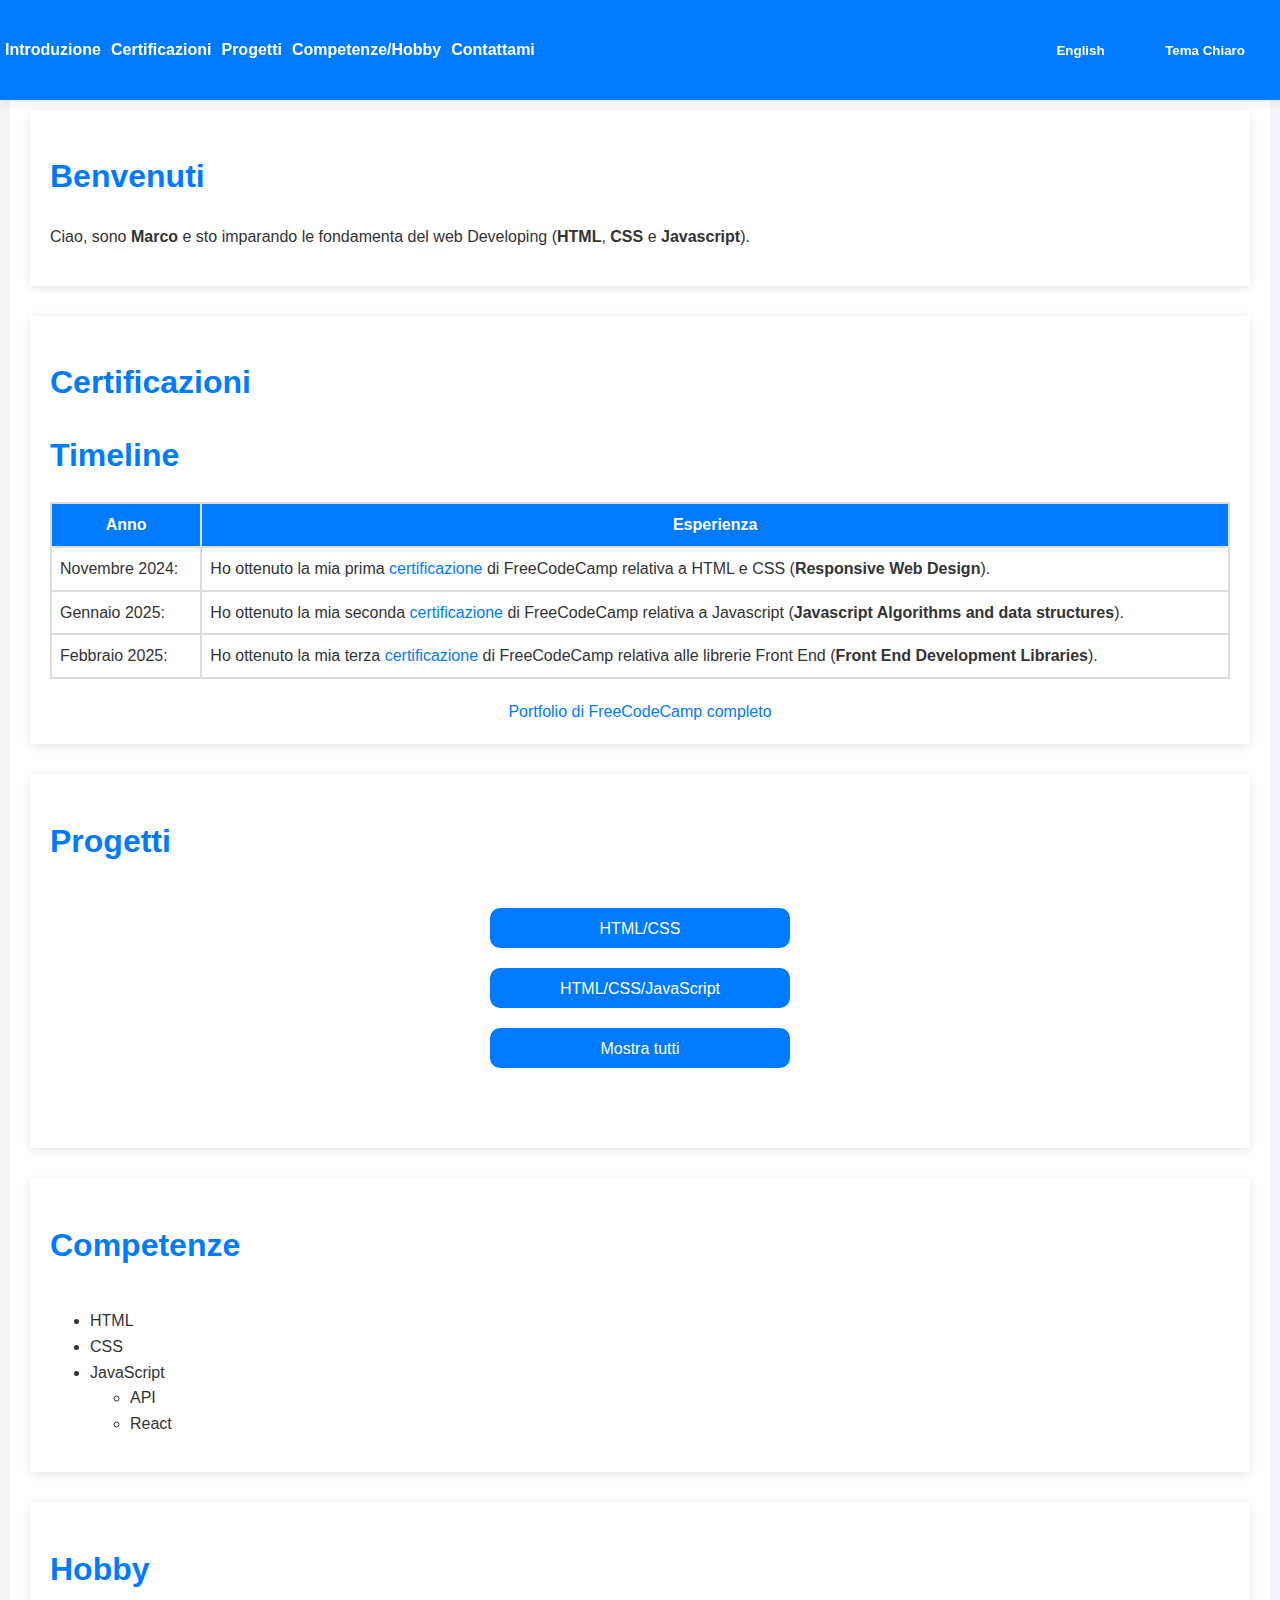
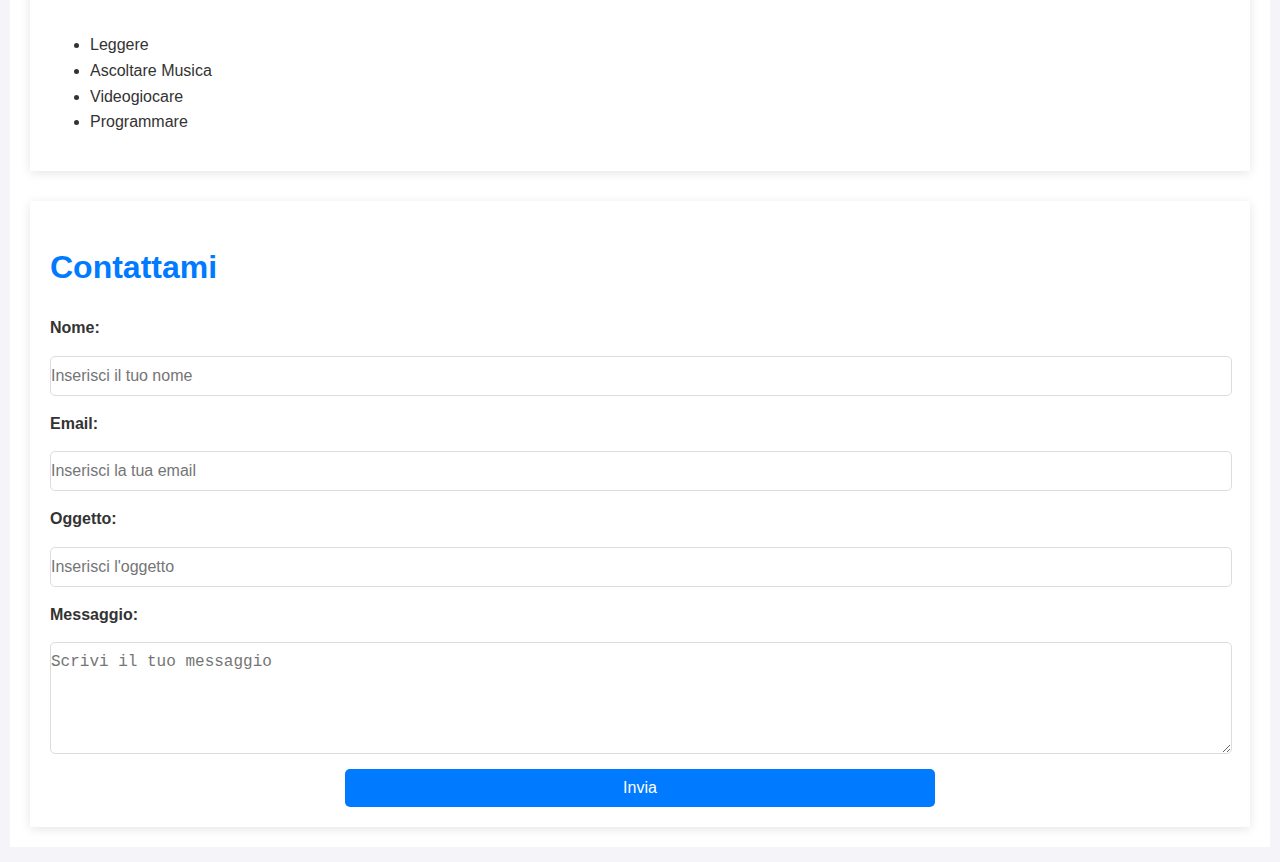
<file: index.html>
<!DOCTYPE html>
<html lang="it">
<head>
    <meta charset="UTF-8">
    <meta name="viewport" content="width=device-width, initial-scale=1.0">
    <link rel="stylesheet" href="css\Portfolio(base).css">
    <link id="theme-link" rel="stylesheet" href="css\TemaChiaro.css">
    <link rel="stylesheet" href="css/Media.css">
    <title data-translate="title">Portfolio Spinelli Marco (2025)</title>
</head>
<body>
    <header>
        <nav>
            <ul>
                <li><a href="#introduzione" data-translate="introduction">Introduzione</a></li>
                <li><a href="#certificazioni" data-translate="certifications">Certificazioni</a></li>
                <li><a href="#progetti" data-translate="projects">Progetti</a></li>
                <li><a href="#competenze-hobby" data-translate="skills/hobbies">Competenze/Hobby</a></li>
                <li><a href="#contattami" data-translate="contact-me">Contattami</a></li>
            </ul>
            <div id="pulsanti">
                <button id="cambia-lingua" aria-label="Cambia lingua della pagina" data-translate="button-language">English</button>
                <button id="cambia-tema" aria-label="Cambia Tema del Sito" data-translate="button-theme-dark">Tema Scuro</button>
            </div>
        </nav>
    </header>
    <div class="grid-container">
        <div id="introduzione">
            <h1 data-translate="welcome-title">Benvenuti</h1>
            <p data-translate="welcome-description">Ciao, sono <span>Marco</span> e sto imparando le fondamenta del web Developing 
                (<span>HTML</span>
                ,<span> CSS</span> e 
                <span> Javascript</span>).
            </p>
        </div>
        <div id="certificazioni">
            <h1 data-translate="certifications-title">Certificazioni</h1>
            <h1 data-translate="certifications-timeline">Timeline</h1>
            <table>
                <tr>
                    <th data-translate="timeline-year"><h2>Anno</h2></th>
                    <th data-translate="timeline-experience"><h2>Esperienza</h2></th>
                </tr>
                <tr>
                    <td data-translate="date-1">Novembre 2024:</td>
                    <td data-translate="experience-1">Ho ottenuto la mia prima 
                    <a href="https://www.freecodecamp.org/certification/Marco-C/responsive-web-design" 
                        aria-label="Visita certificazione" target="_blank" rel="noopener noreferrer" 
                        data-translate="certification-link">certificazione
                    </a>di FreeCodeCamp relativa a HTML e CSS (<span>Responsive Web Design</span>).</td>
                </tr>
                <tr>
                    <td data-translate="date-2">Gennaio 2025:</td>
                    <td data-translate="experience-2">Ho ottenuto la mia seconda 
                        <a href="https://www.freecodecamp.org/certification/Marco-C/javascript-algorithms-and-data-structures-v8" 
                            aria-label="Visita certificazione" target="_blank" rel="noopener noreferrer" 
                            data-translate="certification-link">certificazione 
                        </a>di FreeCodeCamp relativa a Javascript (<span>Javascript Algorithms and data structures</span>).</td>
                </tr>
                <tr>
                    <td data-translate="date-3">Febbraio 2025:</td>
                    <td data-translate="experience-3">Ho ottenuto la mia terza 
                        <a href="https://www.freecodecamp.org/certification/Marco-C/front-end-development-libraries" 
                            aria-label="Visita certificazione" target="_blank" rel="noopener noreferrer" 
                            data-translate="certification-link">certificazione
                        </a>di FreeCodeCamp relativa alle librerie Front End (<span>Front End Development Libraries</span>).</td>
                </tr>
            </table>
            <a id ="info" href="https://www.freecodecamp.org/Marco-C" 
                aria-label="Visita portfolio FreeCodeCamp" 
                target="_blank" rel="noopener noreferrer" data-translate="portfolio-link">Portfolio di FreeCodeCamp completo
            </a>
        </div>
        <div id = "progetti">
            <h1 data-translate="projects-title">Progetti</h1>
            <div class="filtro-progetti">
                <button id="filtro-html-css">HTML/CSS</button>
                <button id="filtro-html-css-js">HTML/CSS/JavaScript</button>
                <button id="filtro-tutti" data-translate="see-all-filter">Mostra Tutti</button>
            </div>
            <div class="progetti">
                <div class="progetto" data-tags = "html css">
                    <img src="Images\SurveyForm.jpg" alt="SurveyForm" loading="lazy">
                    <h3 data-translate="project-1"> Survey Form</h3>
                    <a href="projects/survey%20form/surveyForm.html" 
                        target="_blank"
                        rel="noopener noreferrer"
                        aria-label="Visita Progetto"
                        data-translate="project-link-1">Visita il progetto
                    </a>
                </div>
        
                <div class="progetto" data-tags = "html css">
                    <img src="Images\TributePage.jpg" alt="TributePage" loading="lazy">
                    <h3 data-translate="project-2"> Tribute Page</h3>
                    <a href="projects/tribute%20page/tributePage.html" 
                        target="_blank" 
                        rel="noopener noreferrer"
                        aria-label="Visita Progetto"
                        data-translate="project-link-2">Visita il progetto
                    </a>
                </div>
        
                <div class="progetto" data-tags = "html css">
                    <img src="Images\TechnicalDocumentationPage.jpg" alt="TechnicalDocumentationPage" loading="lazy">
                    <h3 data-translate="project-3"> Technical Documentation Page</h3>
                    <a href="projects/technical%20documentation%20page/technicalDocumentationPage.html" 
                        target="_blank"
                        rel="noopener noreferrer"
                        aria-label="Visita Progetto"
                        data-translate="project-link-3">Visita il progetto
                    </a>
                </div>

                <div class="progetto" data-tags = "html css">
                    <img src="Images\ProductLandingPage.jpg" alt="ProductLandingPage" loading="lazy">
                    <h3 data-translate="project-4"> Product Landing Page</h3>
                    <a href="projects/product%20landing%20page/productLandingPage.html" 
                        target="_blank"
                        rel="noopener noreferrer"
                        aria-label="Visita Progetto"
                        data-translate="project-link-4">Visita il progetto
                    </a>
                </div>
        
                <div class="progetto" data-tags = "html css">
                    <img src="Images\PersonalPortfolioWebpage.jpg" alt="personalPortfolioWebpage" loading="lazy">
                    <h3 data-translate="project-5"> Personal Portfolio Webpage</h3>
                    <a href="projects/personal%20portfolio%20webpage/personalPortfolioWebpage.html" 
                        target="_blank"
                        rel="noopener noreferrer"
                        aria-label="Visita Progetto"
                        data-translate="project-link-5">Visita il progetto
                    </a>
                </div>
        
                <div class="progetto" data-tags = "html css javascript">
                    <img src="Images\PalindromeChecker.jpg" alt="palindromeChecker" loading="lazy">
                    <h3 data-translate="project-6"> Palindrome Checker</h3>
                    <a href="projects/palindrome%20checker/palindromeChecker.html" 
                        target="_blank"
                        rel="noopener noreferrer"
                        aria-label="Visita Progetto"
                        data-translate="project-link-6">Visita il progetto
                    </a>
                </div>

                <div class="progetto" data-tags = "html css javascript">
                    <img src="Images\RomanNumeralConverter.jpg" alt="romanNumeralConverter" loading="lazy">
                    <h3 data-translate="project-7"> Roman Numeral Converter</h3>
                    <a href= "projects/roman%20numeral%20converter/romanNumeralConverter.html" 
                        target="_blank"
                        rel="noopener noreferrer"
                        aria-label="Visita Progetto"
                        data-translate="project-link-7">Visita il progetto
                    </a>
                </div>
        
                <div class="progetto" data-tags = "html css javascript">
                    <img src="Images\TelephoneNumberValidator.jpg" alt="telephoneNumberValidator" loading="lazy">
                    <h3 data-translate="project-8"> Telephone Number Validator</h3>
                    <a href="projects/telephone%20number%20validator/telephoneNumberValidator.html" 
                        target="_blank"
                        rel="noopener noreferrer"
                        aria-label="Visita Progetto"
                        data-translate="project-link-8">Visita il progetto
                    </a>
                </div>
        
                <div class="progetto" data-tags = "html css javascript">
                    <img src="Images\CashRegisterProject.jpg" alt="cashRegister" loading="lazy">
                    <h3 data-translate="project-9"> Cash Register</h3>
                    <a href="projects/cash%20register/cashRegister.html" 
                        target="_blank"
                        rel="noopener noreferrer"
                        aria-label="Visita Progetto"
                        data-translate="project-link-9">Visita il progetto
                    </a>
                </div>
                <div class="progetto" data-tags = "html css javascript">
                    <img src="Images\PokemonSearchApp.jpg" alt="cashRegister" loading="lazy">
                    <h3 data-translate="project-10"> Pokemon Search App</h3>
                    <a href="projects\pokemon%20search%20app\Pokedex.html"
                        target="_blank"
                        rel="noopener noreferrer"
                        aria-label="Visita Progetto"
                        data-translate="project-link-10">Visita il progetto
                    </a>
                </div>
                <div class="progetto" data-tags = "html css">
                    <img src="Images\PersonalePage.jpg" alt="personalpage" loading="lazy">
                    <h3 data-translate="project-11"> Personal Page</h3>
                    <a href="./projects/personal page/index.html" 
                        target="_blank"
                        rel="noopener noreferrer"
                        aria-label="Visita Progetto"
                        data-translate="project-link-11">Visita il progetto
                    </a>
                </div>
            </div>
        </div>
        <div id="competenze-hobby">
            <h1 id="competenze" data-translate="competents-title">Competenze</h1>
            <ul id="lista-competenze">
                <li>HTML</li>
                <li>CSS</li>
                <li>JavaScript</li>
                <ul>
                    <li>API</li> 
                    <li>React</li> 
                </ul>
            </ul>
        </div>
        <div>
            <h1 id="hobby" data-translate="hobby-title">Hobby</h1>
            <ul id="lista-hobby">
                <li data-translate="hobby-1">Leggere</li>
                <li data-translate="hobby-2">Ascoltare Musica</li>
                <li data-translate="hobby-3">Videogiocare</li>
                <li data-translate="hobby-4">Programmare</li>
            </ul>
        </div>
        <div id="contattami">
            <h1 data-translate="contact-title">Contattami</h1>
            <form id="contact-form" action="https://formspree.io/f/xannplbl" method="POST">
                <label for="nome" data-translate="name">Nome:</label>
                <input type="text" id="nome" name="nome" placeholder="Inserisci il tuo nome" required>
                
                <label for="email">Email:</label>
                <input type="email" id="email" name="email" placeholder="Inserisci la tua email" required>

                <label for="oggetto" data-translate="object">Oggetto:</label>
                <input type="text" id="oggetto" name="oggetto" placeholder="Inserisci l'oggetto" required>
                
                <label for="messaggio" data-translate="message">Messaggio:</label>
                <textarea id="messaggio" name="messaggio" placeholder="Scrivi il tuo messaggio" rows="5" required></textarea>
                
                <button type="submit" aria-label="Invia dati forniti tramite il form" data-translate="submit">Invia</button>
            </form>
        </div>
    </div>
</body>
<script src="js/Portfolio.js"></script>
</html>
</file>
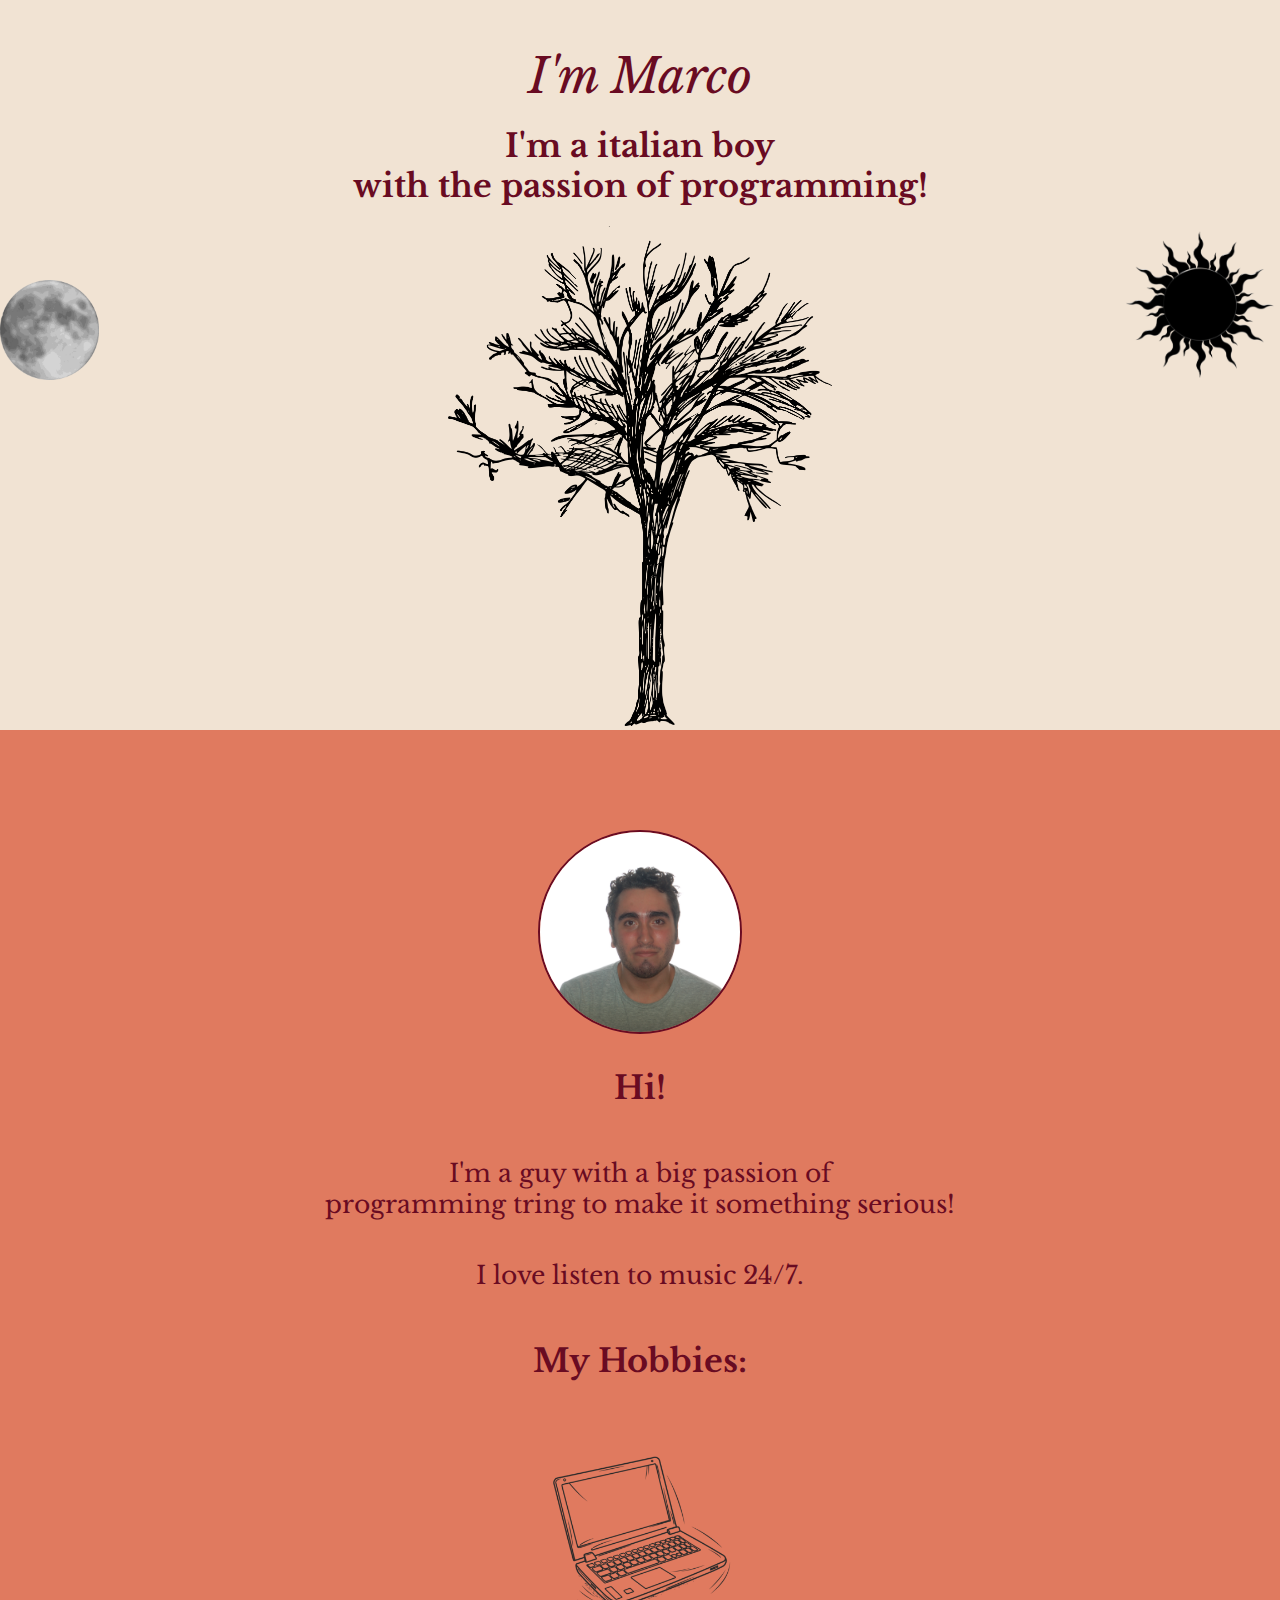
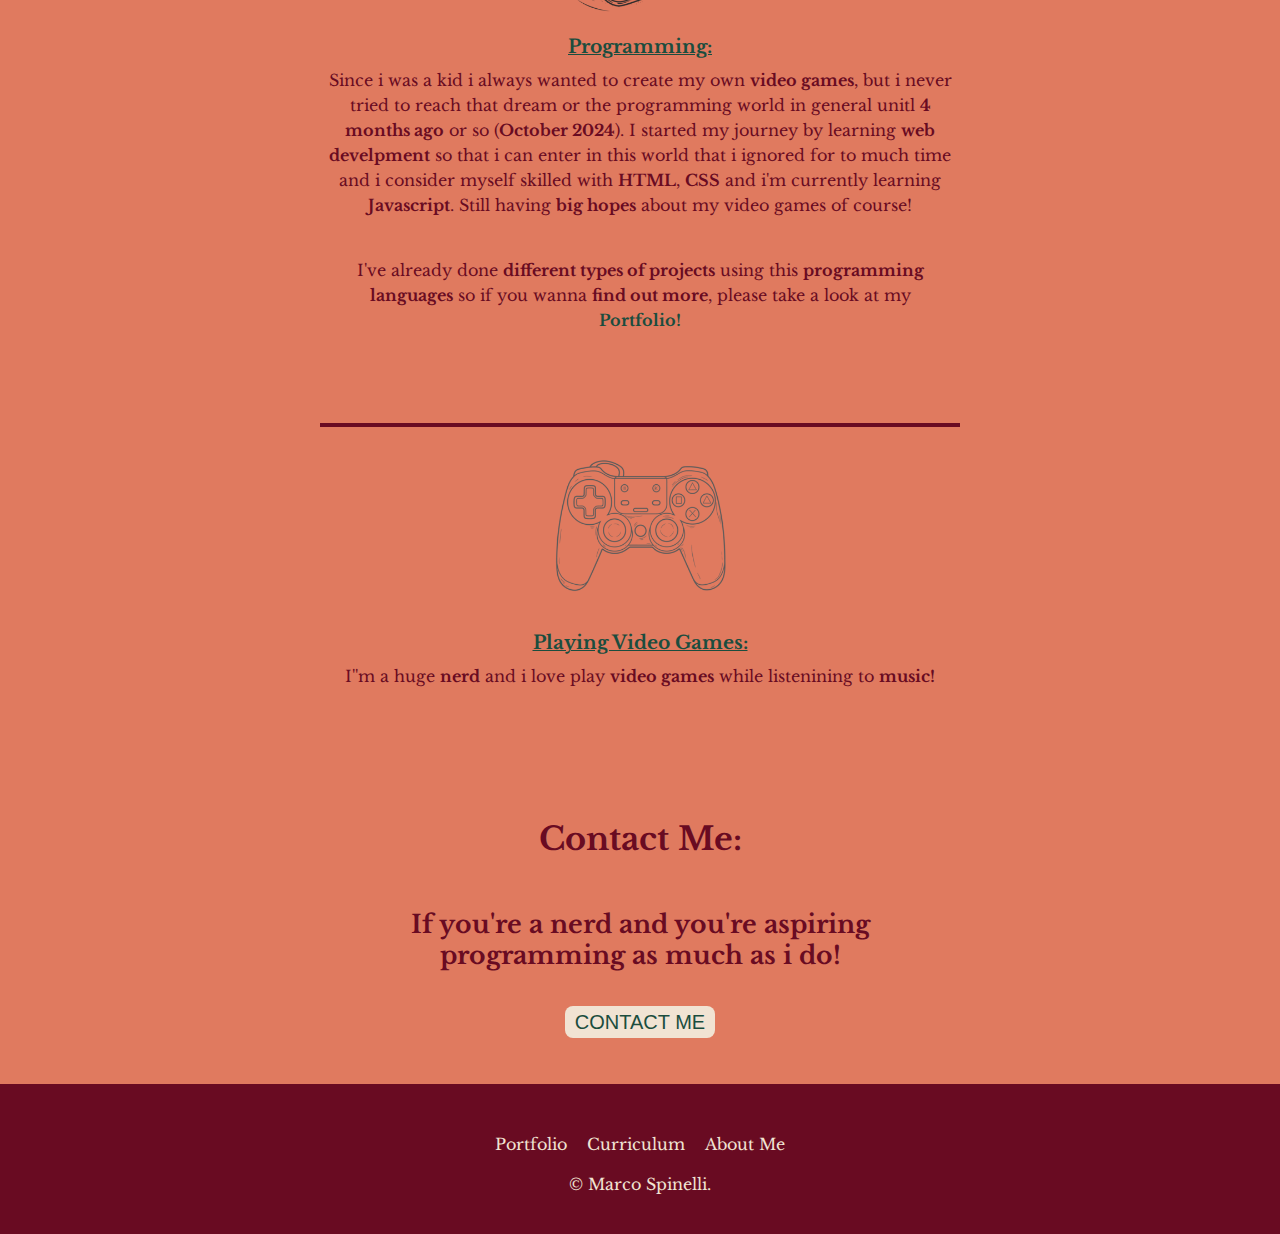
<file: projects/personal page/index.html>
<!DOCTYPE html>
<html lang="en">
    <head>
        <meta charset="UTF-8" />
        <title>Personal Site</title>
        <link rel = "stylesheet" href="styles.css" />
        <link rel="preconnect" href="https://fonts.googleapis.com">
        <link rel="preconnect" href="https://fonts.gstatic.com" crossorigin>
        <link href="https://fonts.googleapis.com/css2?family=Caveat:wght@400..700&family=Grechen+Fuemen&family=Libre+Baskerville:ital,wght@0,400;0,700;1,400&family=Work+Sans:ital,wght@0,100..900;1,100..900&display=swap" rel="stylesheet">
    </head>
    <body>
        <div id="top-container">
            <img src="./images/sole.png" id="sun"  alt="draw of a sun"/>
            <img src="./images/luna.png" id="moon" alt="image of a moon" />
            <div id="title-container">
                <h1>I'm Marco</h1>
                <h2>I'm a italian boy <br /> with the passion of programming!</h2>
            </div>
            <img src="./images/tree.png" id="tree" alt="draw of a growing tree" />
        </div>
        <div id="middle-container">
            <div id="image" alt="profile picture of myself">
                <a href="./Online Resume/Index.html"><img src ="./images/FotoTessera.JPG"></a>
            </div>
            <div id="description">
                <h2>Hi!</h2>
                <p>I'm a guy with a big passion of <br /> programming tring to make it something serious!</p>
                <p>I love listen to music 24/7.</p>
            </div>
            <div id="skills">
                <h2>My Hobbies:</h2>
                <div id="skills-container">
                    <div>
                        <img src="./images/computer.png" height="200px" alt="draw of a laptop" />
                    </div>
                    <div>
                        <h3>Programming:</h3>
                        <p> Since i was a kid i always wanted to create my own <span>video games</span>,
                            but i never tried to reach that dream or the programming world in general
                            unitl <span>4 months ago</span> or so (<span>October 2024</span>). I started my journey by learning <span>web develpment</span> 
                            so that i can enter in this world that i ignored for to much time and i consider myself skilled with <span>HTML</span>, <span>CSS</span> and i'm currently learning <span>Javascript</span>. 
                            Still having <span>big hopes</span> about my video games of course!
                        </p>
                        <p>I've already done <span>different types of projects</span> using this <span>programming languages</span> so if you wanna <span>find out more</span>, please take a look at my <br /> <span><a href="https://cacco-2000.github.io/Portfolio/">Portfolio!</a></span></p>
                    </div>
                    <hr />
                    <div>
                        <img src="./images/controller.png" height="200px" alt="draw of a playstation controller" />
                    </div>
                    <div>
                        <h3>Playing Video Games:</h3>
                        <p>I''m a huge <span>nerd</span> and i love play <span>video games</span> while listenining to <span>music!</span></p>
                    </div>
                </div>
            </div>
            <div id="contact-me">
                <h2>Contact Me:</h2>
                <p><span>If you're a nerd and you're aspiring <br /> programming as much as i do!</span></p>
                <a class="btn" href="https://cacco-2000.github.io/Portfolio/">CONTACT ME</a>
            </div>
        </div>
        <div id="bottom-container">
            <div>
                <div id="contact-container">
                    <p><a href="https://cacco-2000.github.io/Portfolio/">Portfolio</a></p>
                    <p><a href="./Online Resume/Index.html">Curriculum</a></p>
                    <p><a href="./Online Resume/About.html">About Me</a></p>
                </div>
            <p class="copyright">© Marco Spinelli.</p>
            </div>
        </div>
    </body>
</html>
</file>
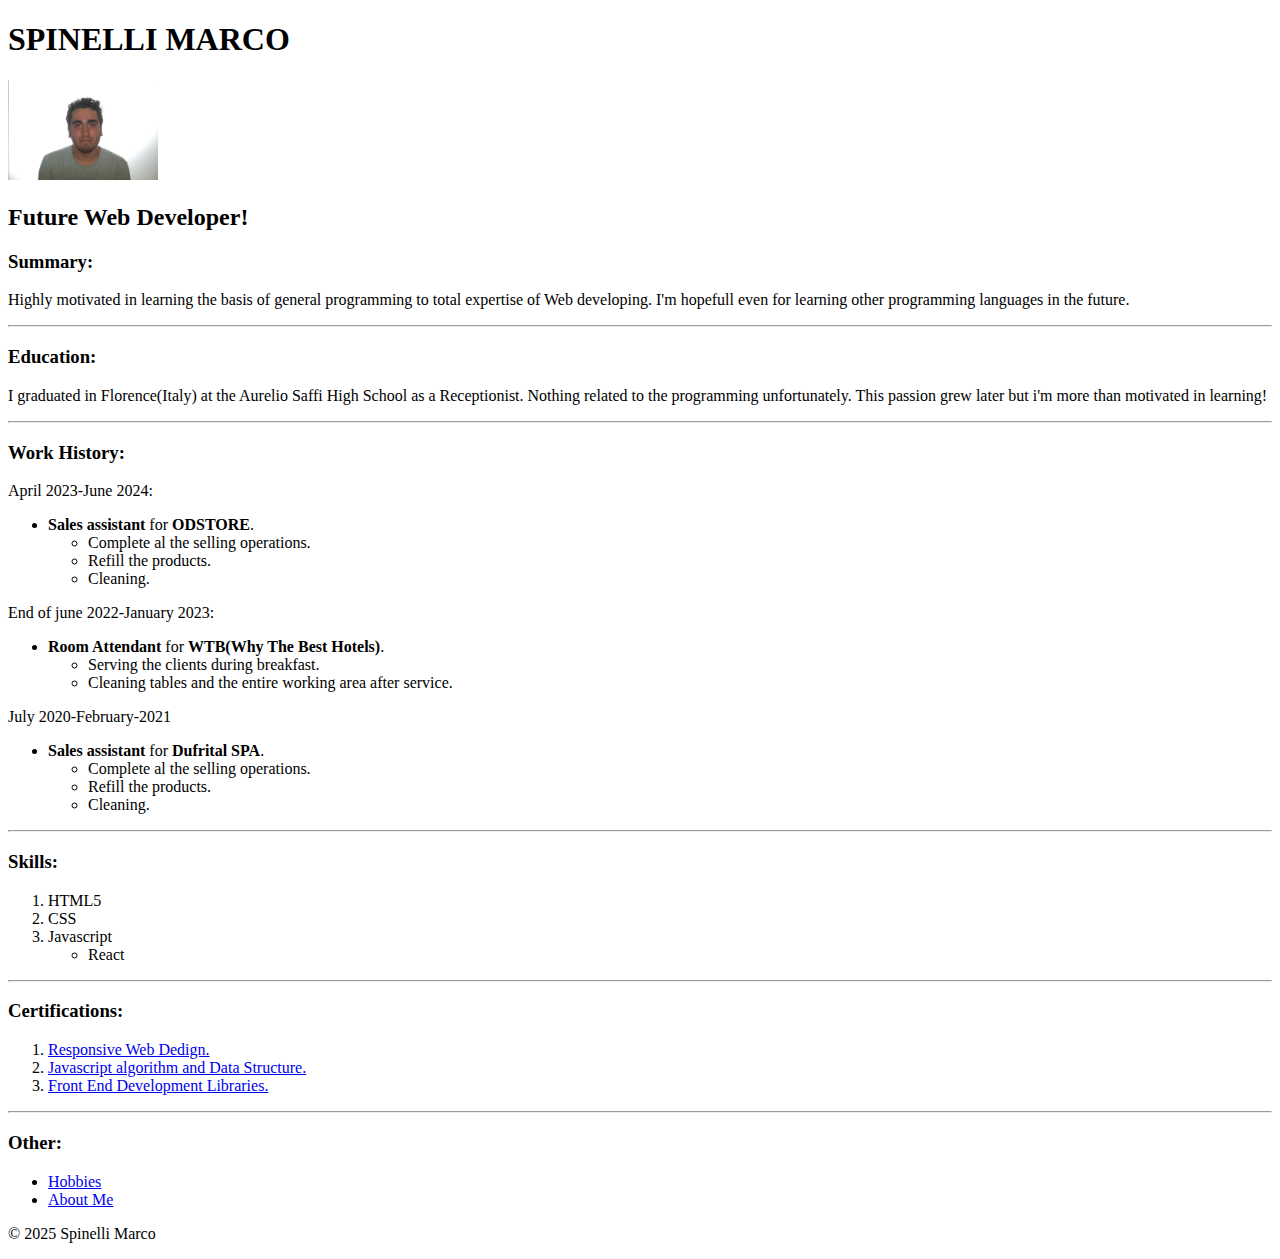
<file: projects/personal page/Online Resume/Index.html>
<!DOCTYPE html>
<html>
    <head>
        <meta charset="UTF-8" />
        <meta name="viewport" content="width=device-width, initial-scale=1.0" />
        <title>My Resume</title>
    </head>
    <body>
        <h1>SPINELLI MARCO</h1>
        <a href="./About.html"><img height = 100 src = "Images/FotoTessera.JPG" /></a>
        <h2>Future Web Developer!</h2>
        <h3>Summary:</h3>
        <p>
            Highly motivated in learning the basis of general programming to total expertise of Web developing. 
            I'm hopefull even for learning other programming languages in the future.
        </p>
        <hr />
        <h3>Education:</h3>
        <p>
            I graduated in Florence(Italy) at the Aurelio Saffi High School as a Receptionist. 
            Nothing related to the programming unfortunately. 
            This passion grew later but i'm more than motivated in learning!
        </p>
        <hr />
        <h3>Work History:</h3>
        <p>April 2023-June 2024:</p>
        <ul>
           <li><strong>Sales assistant</strong> for <strong>ODSTORE</strong>.</li>
            <ul>
                <li>Complete al the selling operations.</li>
                <li>Refill the products.</li>
                <li>Cleaning.</li>
            </ul>
        </ul> 
            <p>End of june 2022-January 2023:</p>
        <ul>
           <li><strong>Room Attendant</strong> for <strong>WTB(Why The Best Hotels)</strong>.</li>
            <ul>
                <li>Serving the clients during breakfast.</li>
                <li>Cleaning tables and the entire working area after service.</li>
            </ul>  
        </ul>
            <p>July 2020-February-2021</p>
        <ul>
           <li><strong>Sales assistant</strong> for <strong>Dufrital SPA</strong>.</li>
            <ul>
                <li>Complete al the selling operations.</li>
                <li>Refill the products.</li>
                <li>Cleaning.</li>
            </ul>  
        </ul>
        <hr />
        <h3>Skills:</h3>
        <ol>
            <li>HTML5</li>
            <li>CSS</li>
            <li>Javascript</li>
            <ul>
                <li>React</li>
            </ul>
        </ol>
        <hr />
        <h3>Certifications:</h3>
        <ol>
            <li><a href="https://www.freecodecamp.org/certification/Marco-C/responsive-web-design">Responsive Web Dedign.</a></li>
            <li><a href="https://www.freecodecamp.org/certification/Marco-C/javascript-algorithms-and-data-structures-v8">Javascript algorithm and Data Structure.</a></li>
            <li><a href="https://www.freecodecamp.org/certification/Marco-C/front-end-development-libraries">Front End Development Libraries.</a></li>
        </ol>
        <hr />
        <h3>Other:</h3>
        <ul>
            <li><a href="./Hobbies.html">Hobbies</a></li>
            <li><a href="./About.html">About Me</a></li>
        </ul>
        <footer>
            <p>© 2025 Spinelli Marco</p>
        </footer>
    </body>
</html>
</file>
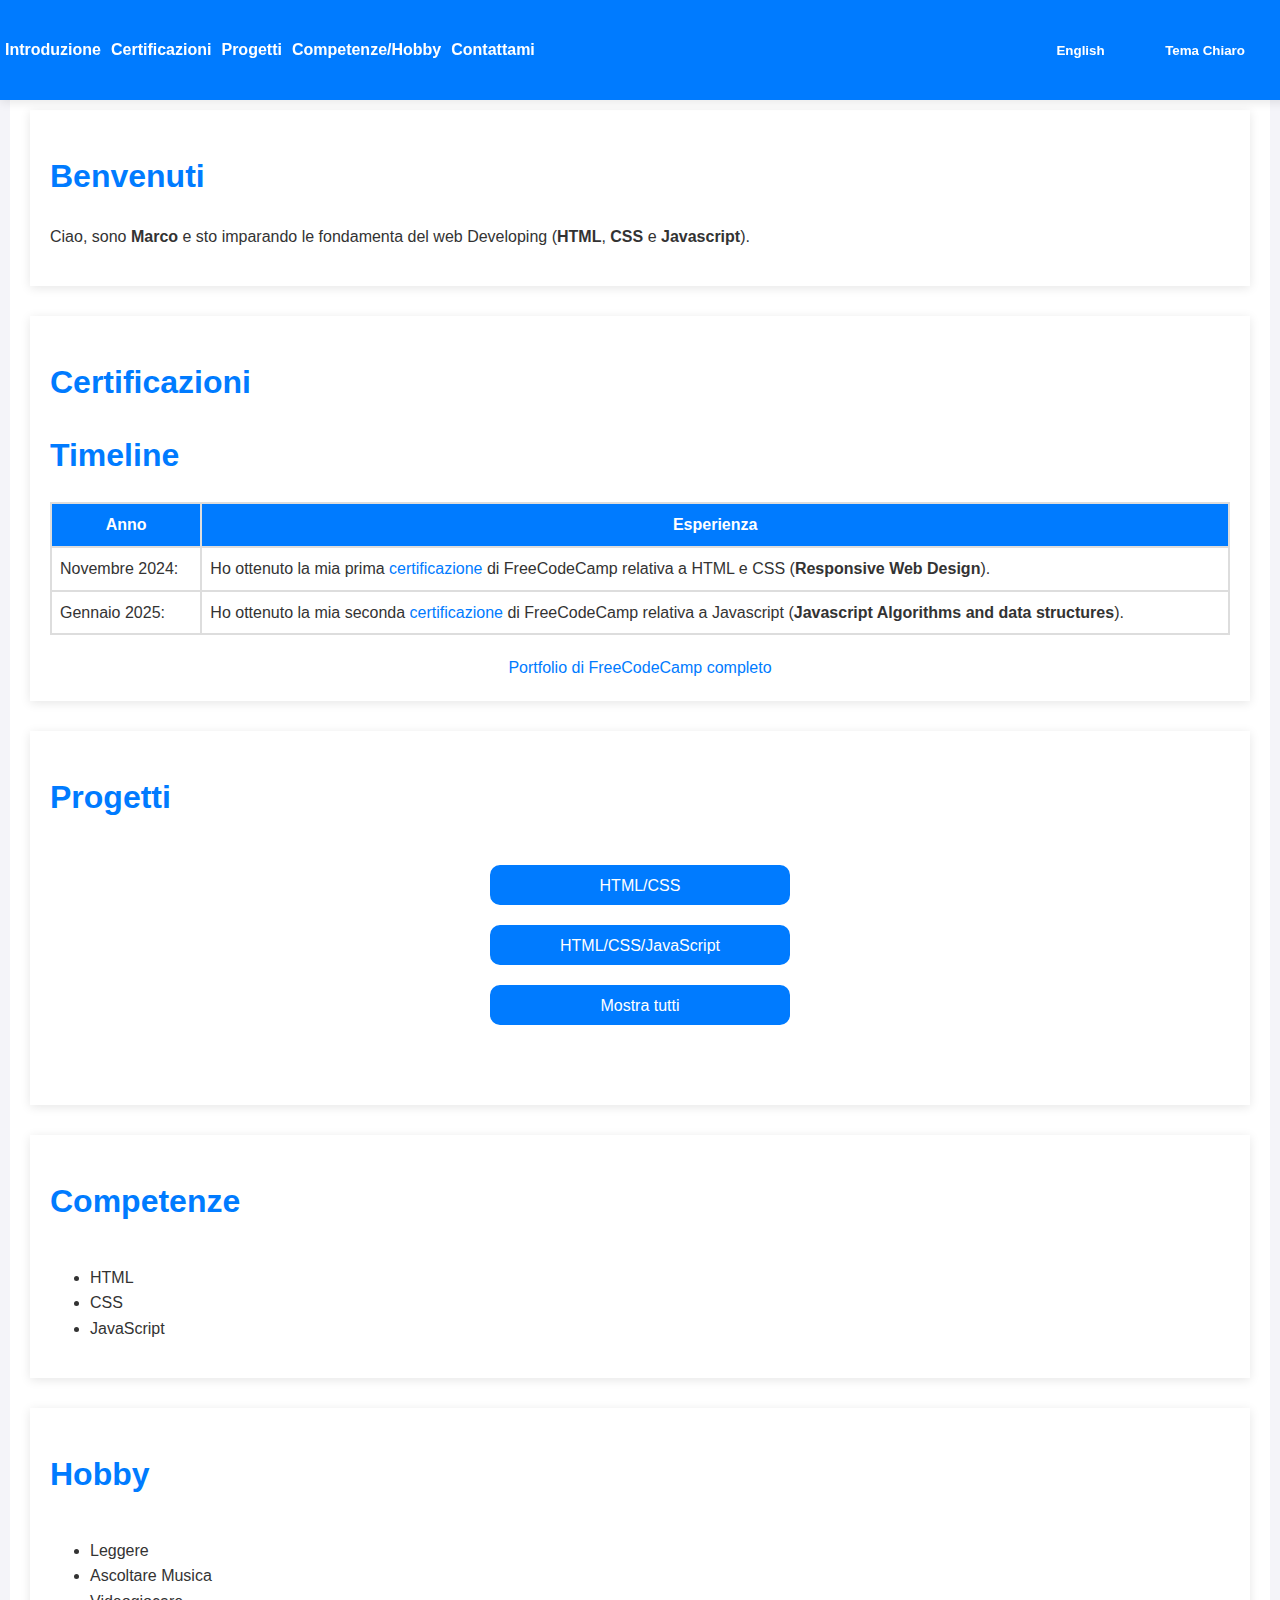
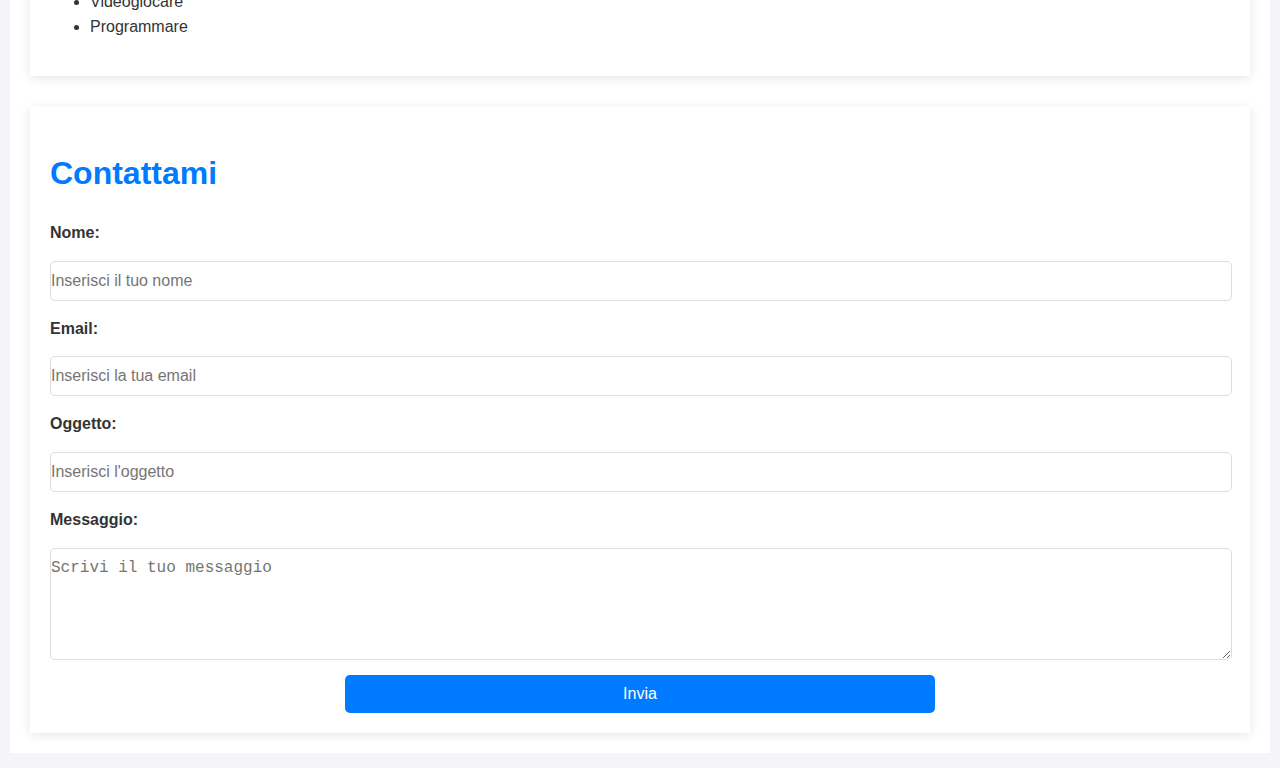
<file: Portfolio.html>
<!DOCTYPE html>
<html lang="it">
<head>
    <meta charset="UTF-8">
    <meta name="viewport" content="width=device-width, initial-scale=1.0">
    <link rel="stylesheet" href="css\Portfolio(base).css">
    <link id="theme-link" rel="stylesheet" href="css\TemaChiaro.css">
    <link rel="stylesheet" href="css/Media.css">
    <title data-translate="title">Portfolio Spinelli Marco (2025)</title>
</head>
<body>
    <header>
        <nav>
            <ul>
                <li><a href="#introduzione" data-translate="introduction">Introduzione</a></li>
                <li><a href="#certificazioni" data-translate="certifications">Certificazioni</a></li>
                <li><a href="#progetti" data-translate="projects">Progetti</a></li>
                <li><a href="#competenze-hobby" data-translate="skills/hobbies">Competenze/Hobby</a></li>
                <li><a href="#contattami" data-translate="contact-me">Contattami</a></li>
            </ul>
            <div id="pulsanti">
                <button id="cambia-lingua" aria-label="Cambia lingua della pagina" data-translate="button-language">English</button>
                <button id="cambia-tema" aria-label="Cambia Tema del Sito" data-translate="button-theme-dark">Tema Scuro</button>
            </div>
        </nav>
    </header>
    <div class="grid-container">
        <div id="introduzione">
            <h1 data-translate="welcome-title">Benvenuti</h1>
            <p data-translate="welcome-description">Ciao, sono <span>Marco</span> e sto imparando le fondamenta del web Developing 
                (<span>HTML</span>
                ,<span> CSS</span> e 
                <span> Javascript</span>).
            </p>
        </div>
        <div id="certificazioni">
            <h1 data-translate="certifications-title">Certificazioni</h1>
            <h1 data-translate="certifications-timeline">Timeline</h1>
            <table>
                <tr>
                    <th data-translate="timeline-year"><h2>Anno</h2></th>
                    <th data-translate="timeline-experience"><h2>Esperienza</h2></th>
                </tr>
                <tr>
                    <td data-translate="date-1">Fine Settembre 2024:</td>
                    <td data-translate="experience-1">Ho iniziato il primo corso di carriera del sito 
                        <span>FreeCodeCamp</span> 
                        (<span>Responsive Web Design</span>).
                    </td>
                </tr>
                <tr>
                    <td data-translate="date-2">Inizio Novembre 2024:</td>
                    <td data-translate="experience-2">Ho ottenuto la mia prima 
                    <a href="https://www.freecodecamp.org/certification/Marco-C/responsive-web-design" 
                        aria-label="Visita certificazione" target="_blank" rel="noopener noreferrer" 
                        data-translate="certification-link">certificazione
                    </a> di HTML e CSS (<span>Responsive Web Design</span>).</td>
                </tr>
            </table>
            <a id ="info" href="https://www.freecodecamp.org/Marco-C" 
                aria-label="Visita portfolio FreeCodeCamp" 
                target="_blank" rel="noopener noreferrer" data-translate="portfolio-link">Portfolio di FreeCodeCamp completo
            </a>
        </div>
        <div id = "progetti">
            <h1 data-translate="projects-title">Progetti</h1>
            <div class="filtro-progetti">
                <button id="filtro-html-css">HTML/CSS</button>
                <button id="filtro-html-css-js">HTML/CSS/JavaScript</button>
                <button id="filtro-tutti" data-translate="see-all-filter">Mostra Tutti</button>
            </div>
            <div class="progetti">
                <div class="progetto" data-tags = "html css">
                    <img src="Images\SurveyForm.jpg" alt="SurveyForm" loading="lazy">
                    <h3 data-translate="project-1">1: Survey Form</h3>
                    <a href="projects/survey%20form/surveyForm.html" 
                        target="_blank"
                        rel="noopener noreferrer"
                        aria-label="Visita Progetto"
                        data-translate="project-link-1">Visita il progetto
                    </a>
                </div>
        
                <div class="progetto" data-tags = "html css">
                    <img src="Images\TributePage.jpg" alt="TributePage" loading="lazy">
                    <h3 data-translate="project-2">2: Tribute Page</h3>
                    <a href="projects/tribute%20page/tributePage.html" 
                        target="_blank" 
                        rel="noopener noreferrer"
                        aria-label="Visita Progetto"
                        data-translate="project-link-2">Visita il progetto
                    </a>
                </div>
        
                <div class="progetto" data-tags = "html css">
                    <img src="Images\TechnicalDocumentationPage.jpg" alt="TechnicalDocumentationPage" loading="lazy">
                    <h3 data-translate="project-3">3: Technical Documentation Page</h3>
                    <a href="projects/technical%20documentation%20page/technicalDocumentationPage.html" 
                        target="_blank"
                        rel="noopener noreferrer"
                        aria-label="Visita Progetto"
                        data-translate="project-link-3">Visita il progetto
                    </a>
                </div>

                <div class="progetto" data-tags = "html css">
                    <img src="Images\ProductLandingPage.jpg" alt="ProductLandingPage" loading="lazy">
                    <h3 data-translate="project-4">4: Product Landing Page</h3>
                    <a href="projects/product%20landing%20page/productLandingPage.html" 
                        target="_blank"
                        rel="noopener noreferrer"
                        aria-label="Visita Progetto"
                        data-translate="project-link-4">Visita il progetto
                    </a>
                </div>
        
                <div class="progetto" data-tags = "html css">
                    <img src="Images\PersonalPortfolioWebpage.jpg" alt="personalPortfolioWebpage" loading="lazy">
                    <h3 data-translate="project-5">5: Personal Portfolio Webpage</h3>
                    <a href="projects/personal%20portfolio%20webpage/personalPortfolioWebpage.html" 
                        target="_blank"
                        rel="noopener noreferrer"
                        aria-label="Visita Progetto"
                        data-translate="project-link-5">Visita il progetto
                    </a>
                </div>
        
                <div class="progetto" data-tags = "html css javascript">
                    <img src="Images\PalindromeChecker.jpg" alt="palindromeChecker" loading="lazy">
                    <h3 data-translate="project-6">6: Palindrome Checker</h3>
                    <a href="projects/palindrome%20checker/palindromeChecker.html" 
                        target="_blank"
                        rel="noopener noreferrer"
                        aria-label="Visita Progetto"
                        data-translate="project-link-6">Visita il progetto
                    </a>
                </div>

                <div class="progetto" data-tags = "html css javascript">
                    <img src="Images\RomanNumeralConverter.jpg" alt="romanNumeralConverter" loading="lazy">
                    <h3 data-translate="project-7">7: Roman Numeral Converter</h3>
                    <a href= "projects/roman%20numeral%20converter/romanNumeralConverter.html" 
                        target="_blank"
                        rel="noopener noreferrer"
                        aria-label="Visita Progetto"
                        data-translate="project-link-7">Visita il progetto
                    </a>
                </div>
        
                <div class="progetto" data-tags = "html css javascript">
                    <img src="Images\TelephoneNumberValidator.jpg" alt="telephoneNumberValidator" loading="lazy">
                    <h3 data-translate="project-8">8: Telephone Number Validator</h3>
                    <a href="projects/telephone%20number%20validator/telephoneNumberValidator.html" 
                        target="_blank"
                        rel="noopener noreferrer"
                        aria-label="Visita Progetto"
                        data-translate="project-link-8">Visita il progetto
                    </a>
                </div>
        
                <div class="progetto" data-tags = "html css javascript">
                    <img src="Images\CashRegisterProject.jpg" alt="cashRegister" loading="lazy">
                    <h3 data-translate="project-9">9: Cash Register</h3>
                    <a href="projects/cash%20register/cashRegister.html" 
                        target="_blank"
                        rel="noopener noreferrer"
                        aria-label="Visita Progetto"
                        data-translate="project-link-9">Visita il progetto
                    </a>
                </div>
            </div>
        </div>
        <div id="competenze-hobby">
            <h1 id="competenze" data-translate="competents-title">Competenze</h1>
            <ul id="lista-competenze">
                <li>HTML</li>
                <li>CSS</li>
                <li>JavaScript</li>
            </ul>
        </div>
        <div>
            <h1 id="hobby" data-translate="hobby-title">Hobby</h1>
            <ul id="lista-hobby">
                <li data-translate="hobby-1">Leggere</li>
                <li data-translate="hobby-2">Ascoltare Musica</li>
                <li data-translate="hobby-3">Videogiocare</li>
                <li data-translate="hobby-4">Programmare</li>
            </ul>
        </div>
        <div id="contattami">
            <h1 data-translate="contact-title">Contattami</h1>
            <form id="contact-form" action="https://formspree.io/f/xannplbl" method="POST">
                <label for="nome" data-translate="name">Nome:</label>
                <input type="text" id="nome" name="nome" placeholder="Inserisci il tuo nome" required>
                
                <label for="email">Email:</label>
                <input type="email" id="email" name="email" placeholder="Inserisci la tua email" required>

                <label for="oggetto" data-translate="object">Oggetto:</label>
                <input type="text" id="oggetto" name="oggetto" placeholder="Inserisci l'oggetto" required>
                
                <label for="messaggio" data-translate="message">Messaggio:</label>
                <textarea id="messaggio" name="messaggio" placeholder="Scrivi il tuo messaggio" rows="5" required></textarea>
                
                <button type="submit" aria-label="Invia dati forniti tramite il form" data-translate="submit">Invia</button>
            </form>
        </div>
    </div>
</body>
<script src="js/Portfolio.js"></script>
</html>
</file>
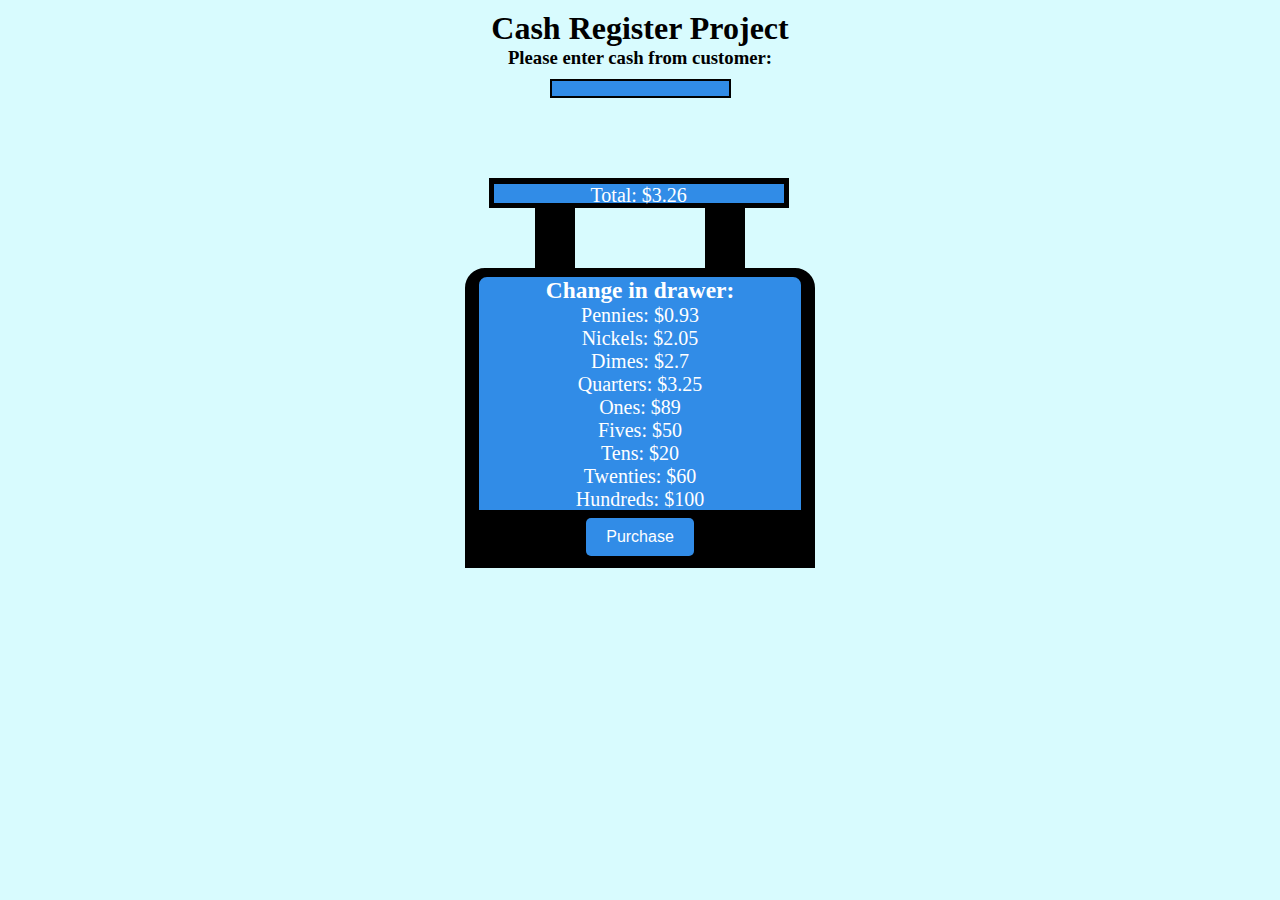
<file: projects/cash register/cashRegister.html>
<!DOCTYPE html>
<html lang = "en">
  <head>
    <meta charset="utf-8" />
    <meta name="viewport" content="width=device-width, initial-scale=1.0" />
    <link rel="stylesheet" href="cashRegister.css" />
    <title>Cash Register</title>
  </head>
  <body>
    <main>
        <div class = "title">
          <h1>Cash Register Project</h1>
        </div>
        <div class = "purchase-container">
            <h3>Please enter cash from customer:
            </h3>
            <input type = "number" min="0" id="cash"></input>
        </div>
        <div id = "change-due">
        </div>
        <div class = "cash-register-container">
          <div class = "total-container">
            <div class = "total-screen">
              <span>Total: $3.26
              </span>
            </div>
          </div>
          <div class ="legs-container">
            <div class = "leg1"></div>
            <div class = "leg2"></div>
          </div>
          <div class = "cash-register-body">
            <div class="change-screen">
              <h3>Change in drawer:</h3>
                <ul id="drawer-display">
                  <li>Pennies: $0.93</li>
                  <li>Nickels: $2.05</li>
                  <li>Dimes: $2.7</li>
                  <li>Quarters: $3.25</li>
                  <li>Ones: $89</li>
                  <li>Fives: $50</li>
                  <li>Tens: $20</li>
                  <li>Twenties: $60</li>
                  <li>Hundreds: $100</li>
                </ul>
            </div>
            <div class = "button">
              <button type = "button" id = "purchase-btn">Purchase</button>
            </div>
          </div>
        </div>
    </main>
    <script src = "cashRegister.js"></script>
  </body>
</html>
</file>
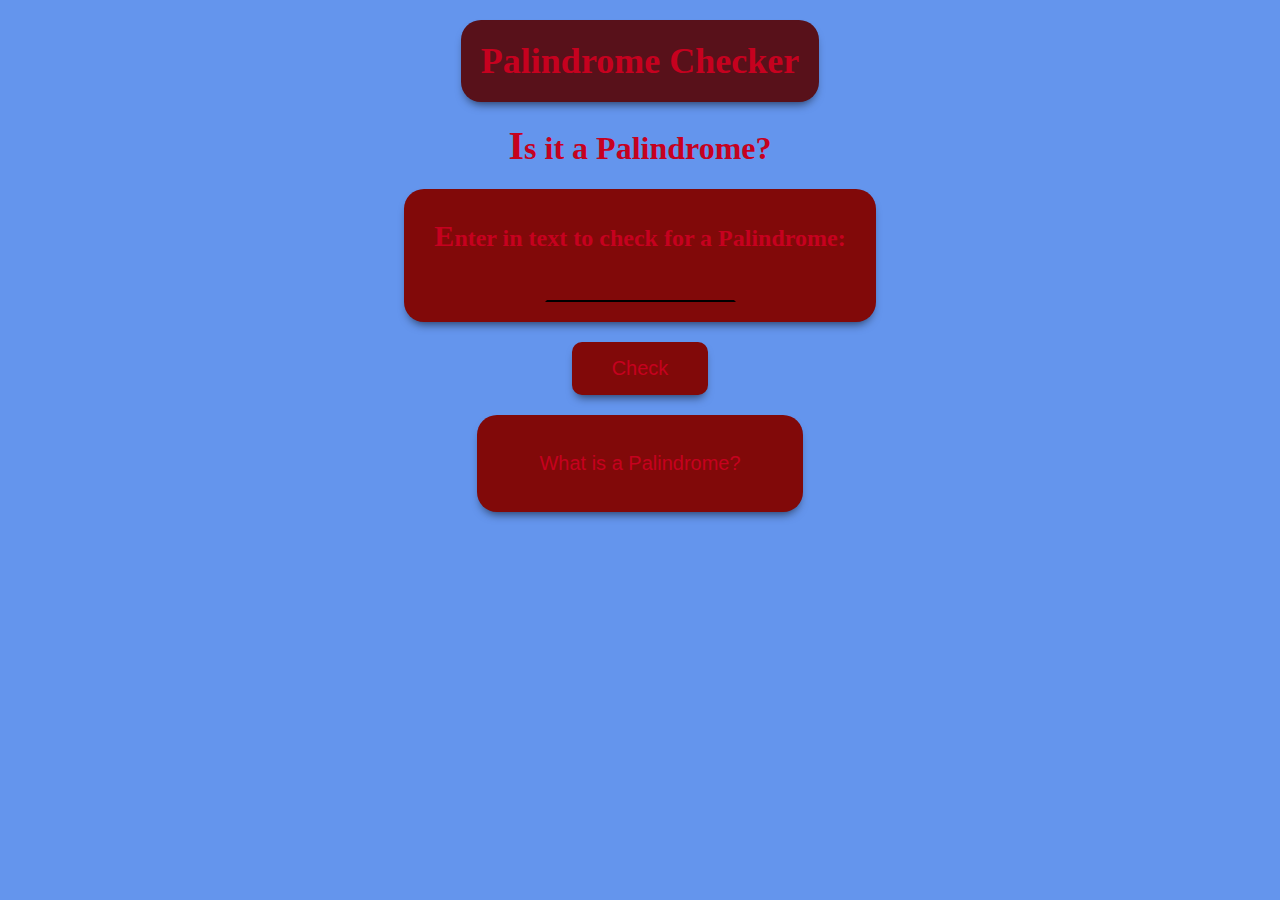
<file: projects/palindrome checker/palindromeChecker.html>
<!DOCTYPE html>
<html lang = "en">
  <head>
    <meta charset="utf-8" />
    <meta name="viewport" content="width=device-width, initial-scale=1.0" />
    <link rel="stylesheet" href="palindromeChecker.css" />
    <title>Palindrome Checker</title>
  </head>
  <body>
    <main>
      <div class="logo-container">
        <h1><strong><span class="palindrome">Palindrome Checker</span></strong></h1>
      </div>
      <h1><span class="letter">I</span>s it a Palindrome?</h1>
      <div class="input-container">
          <h2><span class="letter">E</span>nter in text to check for a Palindrome:</h2>
          <input type = "text" id="text-input"></input>
          <div id = "result">
        </div>
      </div>
      <div class="button-container">
        <button type = "button" id = "check-btn">Check</button>
      </div>
      <div id = "explanation">
        <button type = "button" id = "explanation-btn">What is a Palindrome?</button>
        <div id = "explanation-text">
        </div>
      <div>
    </main>
    <script src = "palindromeChecker.js"></script>
  </body>
</html>
</file>
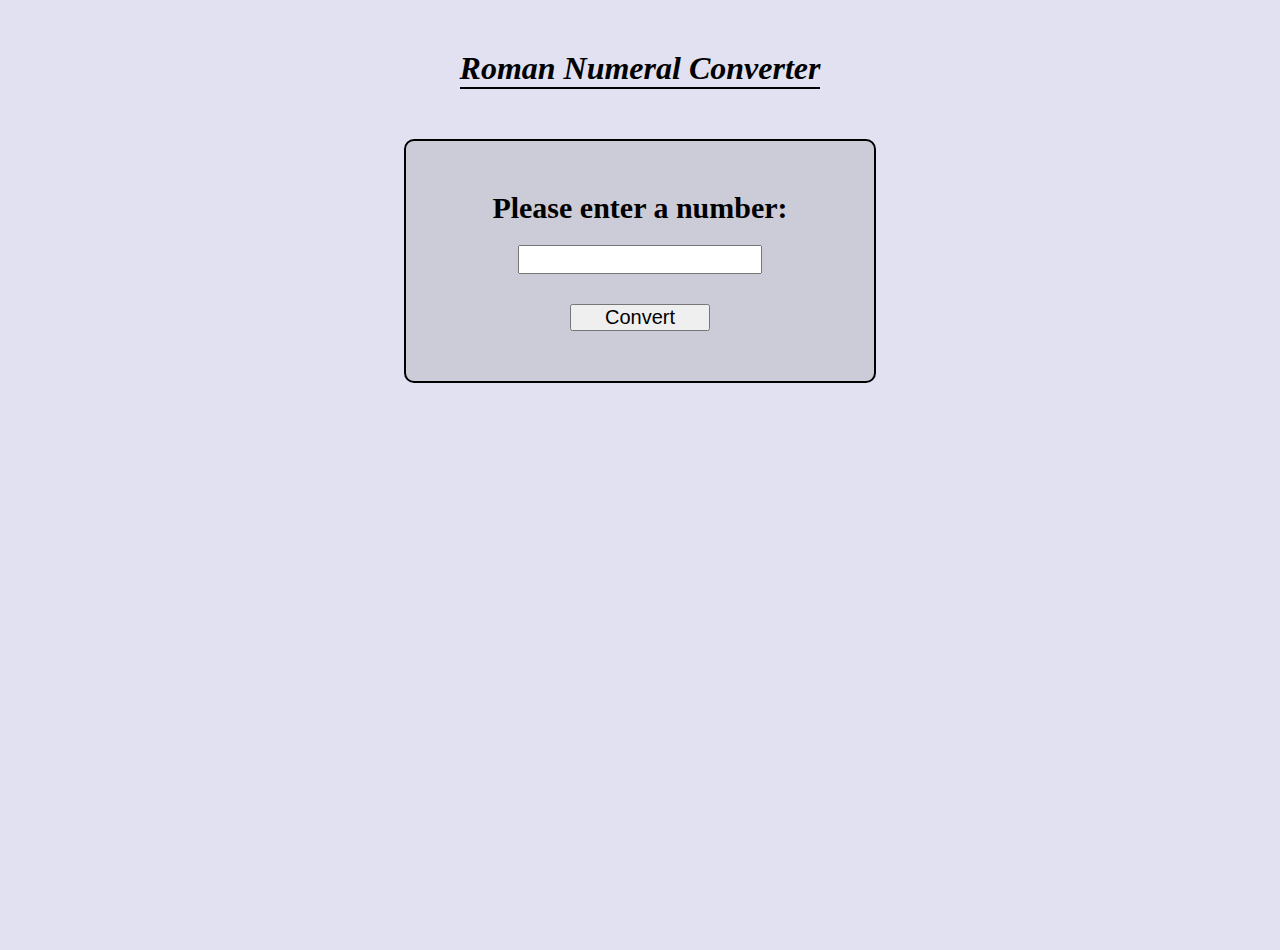
<file: projects/roman numeral converter/romanNumeralConverter.html>
<!DOCTYPE html>
<html lang = "en">
  <head>
    <meta charset="utf-8" />
    <meta name="viewport" content="width=device-width, initial-scale=1.0" />
    <link rel="stylesheet" href="romanNumeralConverter.css" />
    <title>Roman Numeral Converter</title>
  </head>
  <body>
    <main class="wrapper">
      <div class = "title">
        <h1>Roman Numeral Converter</h1>
      </div>
      <div class = "converter-container">
        <h2>Please enter a number:</h2>
        <input type = "number" id="number" min = "0" max="3999"></input>
        <button type = "button" id = "convert-btn">Convert</button>
      </div>
      <div class = "output-container">
        <p id = "output">
        <p>
      </div>
    </main>
    <script src = "romanNumeralConverter.js"></script>
  </body>
</html>
</file>
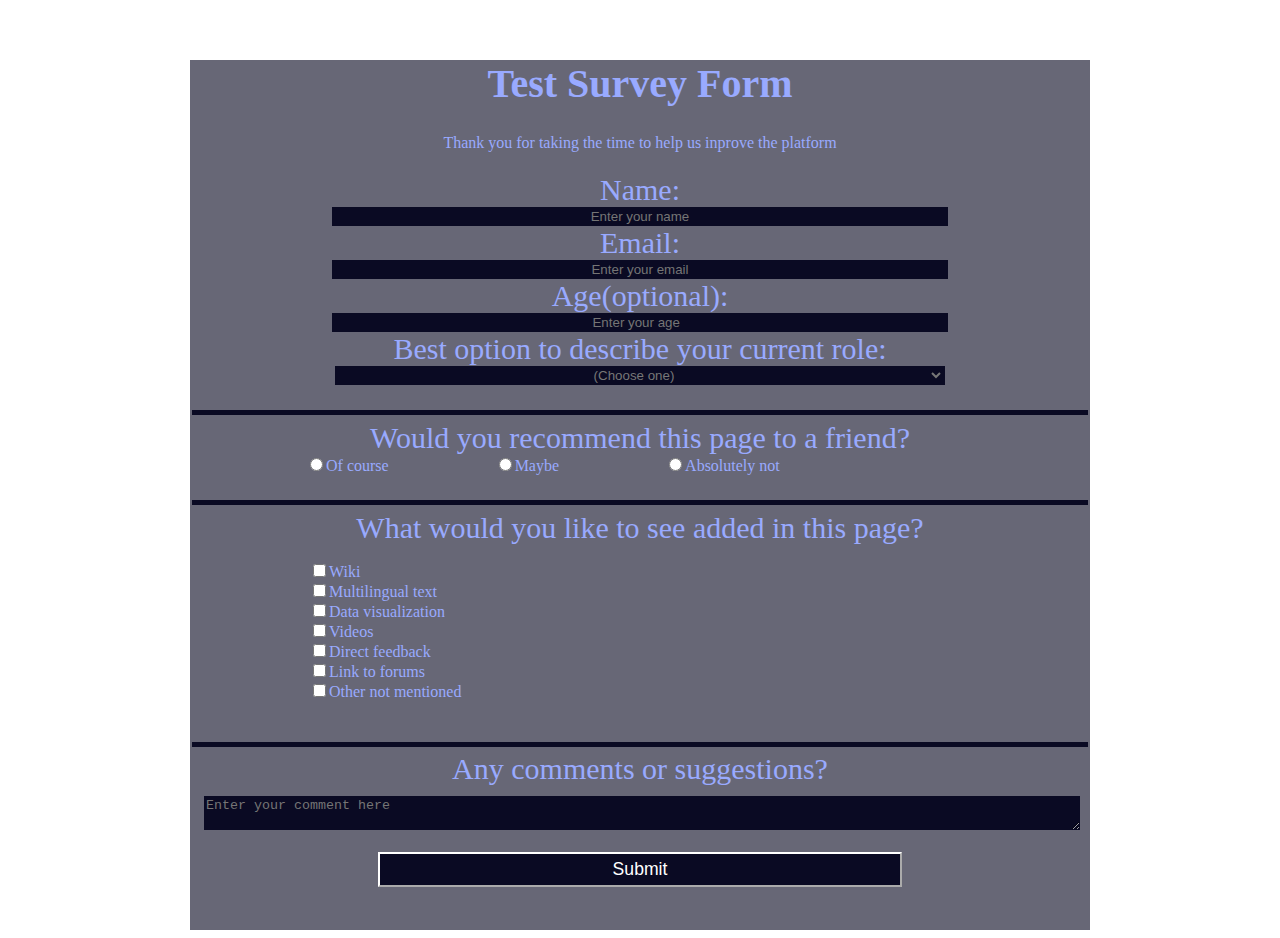
<file: projects/survey form/surveyForm.html>
<!DOCTYPE html>
<html lang="en">
<head>
  <meta charset="UTF-8"/>
  <link rel="stylesheet" href="surveyForm.css">
  <meta name="viewport" content="width=device-width, initial-scale=1.0" />
  <title>Survey Form</title>
</head>
<body>
  <div>
    <h1 id="title">Test Survey Form</h1>
    <p id="description">Thank you for taking the time to help us inprove the platform</p>
  <form id="survey-form">
    <fieldset>
    <label class="area1" id="name-label">Name:
      <input class="name-email-age" id="name" placeholder="Enter your name" required/>
    </label>
    <label class="area1" id="email-label">Email:
      <input class="name-email-age" id="email" type="email" placeholder="Enter your email" required/>
    </label>
    <label class="area1" id="number-label">Age(optional):
      <input class="name-email-age" id="number" type="number" placeholder="  Enter your age" min="18" max="150"/>
    </label>
    <label class="area1">Best option to describe your current role:
    <select id="dropdown"> 
      <option disabled selected value="">(Choose one)</option>
      <option value="1">Student</option>
      <option value="2">Full time job</option>
      <option value="3">Full time learner</option>
      <option value="4">Prefer not to say</option>
      <option value="5">Other</option>
    </select>
    </label>
    </fieldset>
    <fieldset>
    <label class="area1">Would you recommend this page to a friend?</label>
      <label>
        <input type="radio" name="choices" value="of course">Of course</input>
      </label>
      <label>
        <input type="radio" name="choices" value="maybe">Maybe</input>
      </label>
      <label>
        <input type="radio" name="choices" value="absolutely not">Absolutely not</input>
      </label>
    </fieldset>
    <fieldset>
    <label class="area1">What would you like to see added in this page?</label>
    <ul>
      <li><input type="checkbox" value="wiki">Wiki</input></li>
      <li><input type="checkbox" value="multilingual text">Multilingual text</input></li>
      <li><input type="checkbox" value="data visualization">Data visualization</input></li>
      <li><input type="checkbox" value="videos">Videos</input></li>
      <li><input type="checkbox" value="direct feedback">Direct feedback</input></li>
      <li><input type="checkbox" value="link to forums">Link to forums</input></li>
      <li><input type="checkbox" value="other not mentioned">Other not mentioned</input></li>
    </ul>
    </fieldset>
    <fieldset>
    <label class="area1">Any comments or suggestions?</label>
      <textarea class="textarea" placeholder ="Enter your comment here"></textarea>
      <input type="submit" value="Submit" id="submit"/>
    </fieldset>
  </form>
  </div>
</body>
</file>
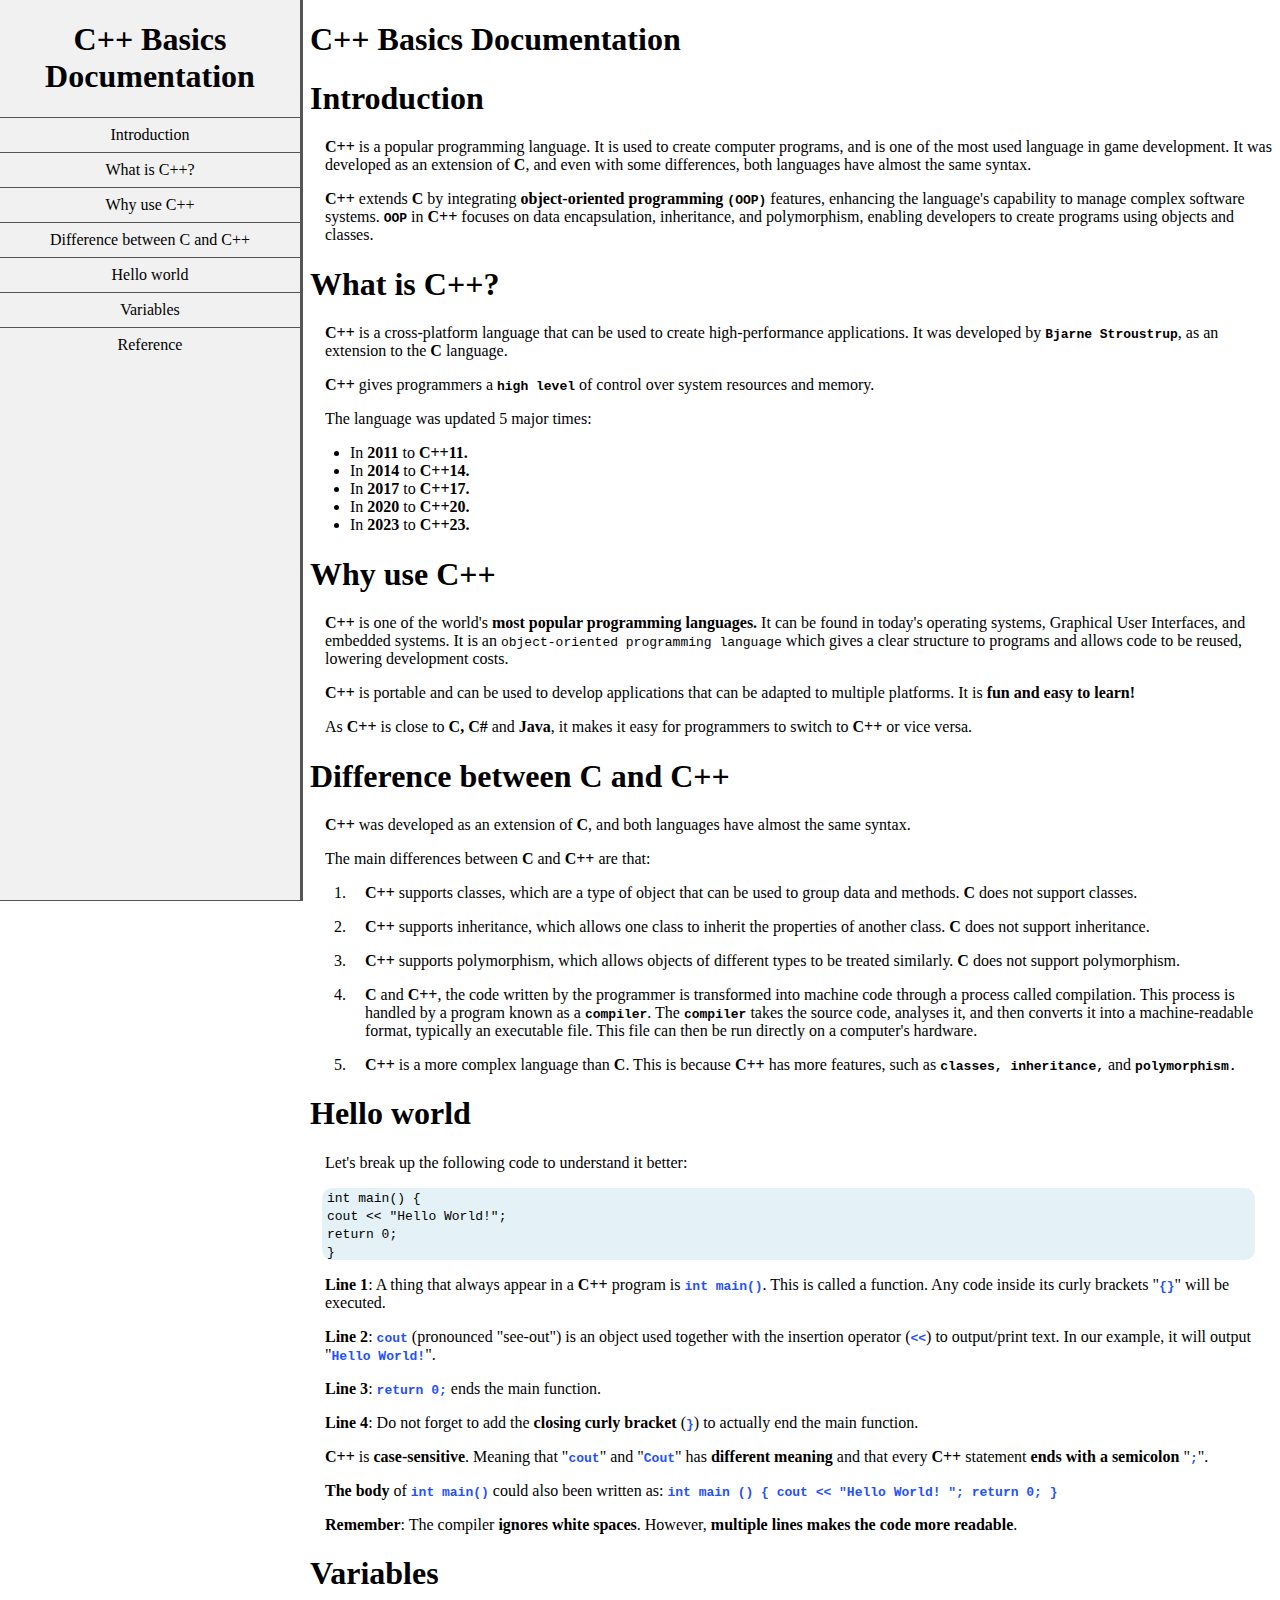
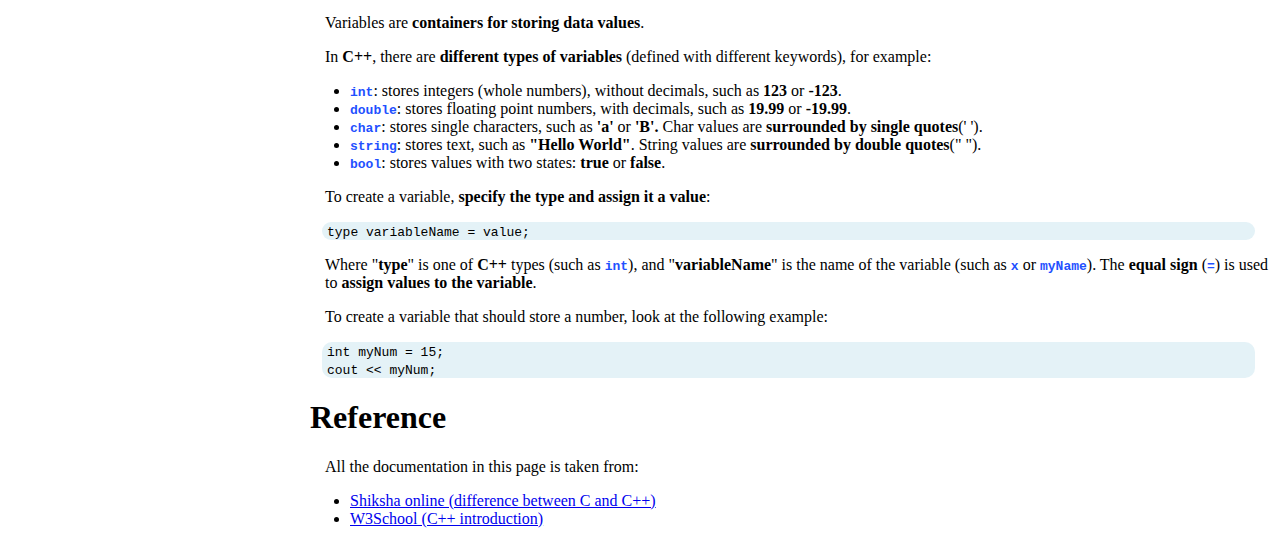
<file: projects/technical documentation page/technicalDocumentationPage.html>
<!DOCTYPE html>
<html lang="en">
  <head>
    <meta charset="UTF-8"/>
    <meta name="viewport" content="width=device-width, initial-scale=1.0"/>
    <title>Technical Documentation Page</title>
    <link rel="stylesheet" href="technicalDocumentationPage.css"/>
  </head>
  <body>
    <div class="container">
      <nav id="navbar" class="navbar">
        <header><h1>C++ Basics Documentation</h1></header>
        <ul class="navigation">
          <li class="info"><a class="nav-link" href="#Introduction">Introduction</a></li>
          <li class="info"><a class="nav-link" href="#What_is_C++?">What is C++?</a></li>
          <li class="info"><a class="nav-link" href="#Why_use_C++">Why use C++</a></li>
          <li class="info"><a class="nav-link" href="#Difference_between_C_and_C++">Difference between C and C++</a></li>
          <li class="info"><a class="nav-link" href="#Hello_world">Hello world</a></li>
          <li class="info"><a class="nav-link" href="#Variables">Variables</a></li>
          <li class="info"><a class="nav-link" href="#Reference">Reference</a></li>
        </ul>
      </nav>
    </div>
    <main id="main-doc">
      <h1 class="title"><strong>C++ Basics Documentation</strong></h1> 
      <section class="main-section" id="Introduction">
        <header><h1>Introduction</h1></header>
          <p><strong>C++</strong> is a popular programming language. It is used to create computer programs, and is one of the most used language in game development. It was developed as an extension of <strong>C</strong>, and even with some differences, both languages have almost the same syntax.</p>
          <p><strong>C++</strong> extends <strong>C</strong> by integrating <strong>object-oriented programming <code>(OOP)</code></strong> features, enhancing the language's capability to manage complex software systems. <strong><code>OOP</code></strong> in <strong>C++</strong> focuses on data encapsulation, inheritance, and polymorphism, enabling developers to create programs using objects and classes.</p>
      </section>
      <section class="main-section" id="What_is_C++?">
        <header><h1>What is C++?</h1></header>
          <p><strong>C++</strong> is a cross-platform language that can be used to create high-performance applications. It was developed by <strong><code>Bjarne Stroustrup</code></strong>, as an extension to the <strong>C</strong> language.</p>
          <p><strong>C++</strong> gives programmers a <strong><code>high level</code></strong> of control over system resources and memory.</p>
          <p>The language was updated 5 major times:</p>
          <ul>
            <li>In<strong> 2011 </strong>to <strong>C++11.</strong></li>
            <li>In<strong> 2014 </strong>to <strong>C++14.</strong></li>
            <li>In<strong> 2017 </strong>to <strong>C++17.</strong></li>
            <li>In<strong> 2020 </strong>to <strong>C++20.</strong></li>
            <li>In<strong> 2023 </strong>to <strong>C++23.</strong></li>
          </ul>
      </section>
      <section class="main-section" id="Why_use_C++">
        <header><h1>Why use C++</h1></header>
          <p><strong>C++</strong> is one of the world's <strong>most popular programming languages.</strong> It can be found in today's operating systems, Graphical User Interfaces, and embedded systems. It is an <code>object-oriented programming language</code> which gives a clear structure to programs and allows code to be reused, lowering development costs.</p>
          <p><strong>C++</strong> is portable and can be used to develop applications that can be adapted to multiple platforms. It is <strong>fun and easy to learn!</strong></p>
          <p>As <strong>C++</strong> is close to <strong>C, C#</strong> and <strong>Java</strong>, it makes it easy for programmers to switch to <strong>C++</strong> or vice versa.</p>
      </section>
      <section class="main-section" id="Difference_between_C_and_C++">
        <header><h1>Difference between C and C++</h1></header>
          <p><strong>C++</strong> was developed as an extension of <strong>C</strong>, and both languages have almost the same syntax.</p>
          <p>The main differences between <strong>C</strong> and <strong>C++</strong> are that:</p>
          <ol>
            <li><p><strong>C++</strong> supports classes, which are a type of object that can be used to group data and methods. <strong>C</strong> does not support classes.</p></li>
            <li><p><strong>C++</strong> supports inheritance, which allows one class to inherit the properties of another class. <strong>C</strong> does not support inheritance.</p></li>
            <li><p><strong>C++</strong> supports polymorphism, which allows objects of different types to be treated similarly. <strong>C</strong> does not support polymorphism.</p></li>
            <li><p><strong>C</strong> and <strong>C++</strong>, the code written by the programmer is transformed into machine code through a process called compilation. This process is handled by a program known as a <strong><code>compiler</code></strong>. The <strong><code>compiler</code></strong> takes the source code, analyses it, and then converts it into a machine-readable format, typically an executable file. This file can then be run directly on a computer's hardware.</p></li>
            <li><p><strong>C++</strong> is a more complex language than <strong>C</strong>. This is because <strong>C++</strong> has more features, such as <strong><code>classes, inheritance,</code></strong> and <strong><code>polymorphism.</code></strong></p></li>
          </ol>
      </section>
      <section class="main-section" id="Hello_world">
        <header><h1>Hello world</h1></header>
          <p>Let's break up the following code to understand it better:</p>
          <div class="code">
            <p><code>int main() {</code></p>
            <p><code>cout << "Hello World!";</code></p>
            <p><code>return 0;</code></p>
            <p><code>}</code></p>
          </div>
          <p><strong>Line 1</strong>: A thing that always appear in a <strong>C++</strong> program is <strong><code class="variable">int main()</code></strong>. This is called a function. Any code inside its curly brackets "<strong><code class="variable">{}</code></strong>" will be executed.</p>
          <p><strong>Line 2</strong>: <strong><code class="variable">cout</code></strong> (pronounced "see-out") is an object used together with the insertion operator (<strong><code class="variable"><<</code></strong>) to output/print text. In our example, it will output "<strong><code class="variable">Hello World!</code></strong>".</p> 
          <p><strong>Line 3</strong>: <strong><code class="variable">return 0;</code></strong> ends the main function.</p>
          <p><strong>Line 4</strong>: Do not forget to add the <strong>closing curly bracket</strong> (<strong><code class="variable">}</code></strong>) to actually end the main function.</p>
          <p><strong>C++</strong> is <strong>case-sensitive</strong>. Meaning that "<strong><code class="variable">cout</code></strong>" and "<strong><code class="variable">Cout</code></strong>" has <strong>different meaning</strong> and that every <strong>C++</strong> statement <strong>ends with a semicolon</strong> "<strong><code class="variable">;</code></strong>".</p>
          <p><strong>The body</strong> of <strong><code class="variable">int main()</code></strong> could also been written as: <strong><code class="variable">int main () { cout << "Hello World! "; return 0; }</code></strong></p>
          <p><strong>Remember</strong>: The compiler <strong>ignores white spaces</strong>. However, <strong>multiple lines makes the code more readable</strong>.</p>
          <p>
      </section>
      <section class="main-section" id="Variables">
        <header><h1>Variables</h1></header>
          <p>Variables are <strong>containers for storing data values</strong>.</p>
          <p>In <strong>C++</strong>, there are <strong>different types of variables</strong> (defined with different keywords), for example:</p>
          <ul>
            <li><strong><code class="variable">int</code></strong>: stores integers (whole numbers), without decimals, such as <strong>123</strong> or <strong>-123</strong>.</li>
            <li><strong><code class="variable">double</code></strong>: stores floating point numbers, with decimals, such as <strong>19.99</strong> or <strong>-19.99</strong>.</li>
            <li><strong><code class="variable">char</code></strong>: stores single characters, such as <strong>'a'</strong> or <strong>'B'.</strong> Char values are <strong>surrounded by single quotes</strong>(' ').</li>
            <li><strong><code class="variable">string</code></strong>: stores text, such as <strong>"Hello World"</strong>. String values are <strong>surrounded by double quotes</strong>(" ").</li>
            <li><strong><code class="variable">bool</code></strong>: stores values with two states: <strong>true</strong> or <strong>false</strong>.</li>
          </ul>
          <p>To create a variable, <strong>specify the type and assign it a value</strong>:</p>
          <div class="code">
            <p><code>type variableName = value;</code></p>
          </div>
          <p>Where "<strong>type</strong>" is one of <strong> C++</strong> types (such as <strong><code class="variable">int</code></strong>), and "<strong>variableName</strong>" is the name of the variable (such as <strong><code class="variable">x</code></strong> or <strong><code class="variable">myName</code></strong>). The <strong>equal sign</strong> (<strong><code class="variable">=</code></strong>) is used to <strong>assign values to the variable</strong>.</p>      <p>To create a variable that should store a number, look at the following example:</p>
          <div class="code">
            <p><code>int myNum = 15;</p>
            <p>cout << myNum;</code></p>
          </div>
          <section class="main-section" id="Reference">
            <header><h1>Reference</h1></header>
            <p>All the documentation in this page is taken from:</p>
              <ul>
                <li><a class="link" id="reference-link" href="https://www.shiksha.com/online-courses/articles/difference-between-c-and-cpp-programming-languages/#:~:text=The%20main%20difference%20between%20C,C%2B%2B%20are%20both%20compiled%20languages." target="_blank">Shiksha online (difference between C and C++)</a></li>
                <li><a class="link" id="reference-link" href="https://www.w3schools.com/cpp/cpp_intro.asp" target="_blank">W3School (C++ introduction)</a></li>
              </ul>
          </section>
      </section>
    </main>
  </body>
</html>
</file>
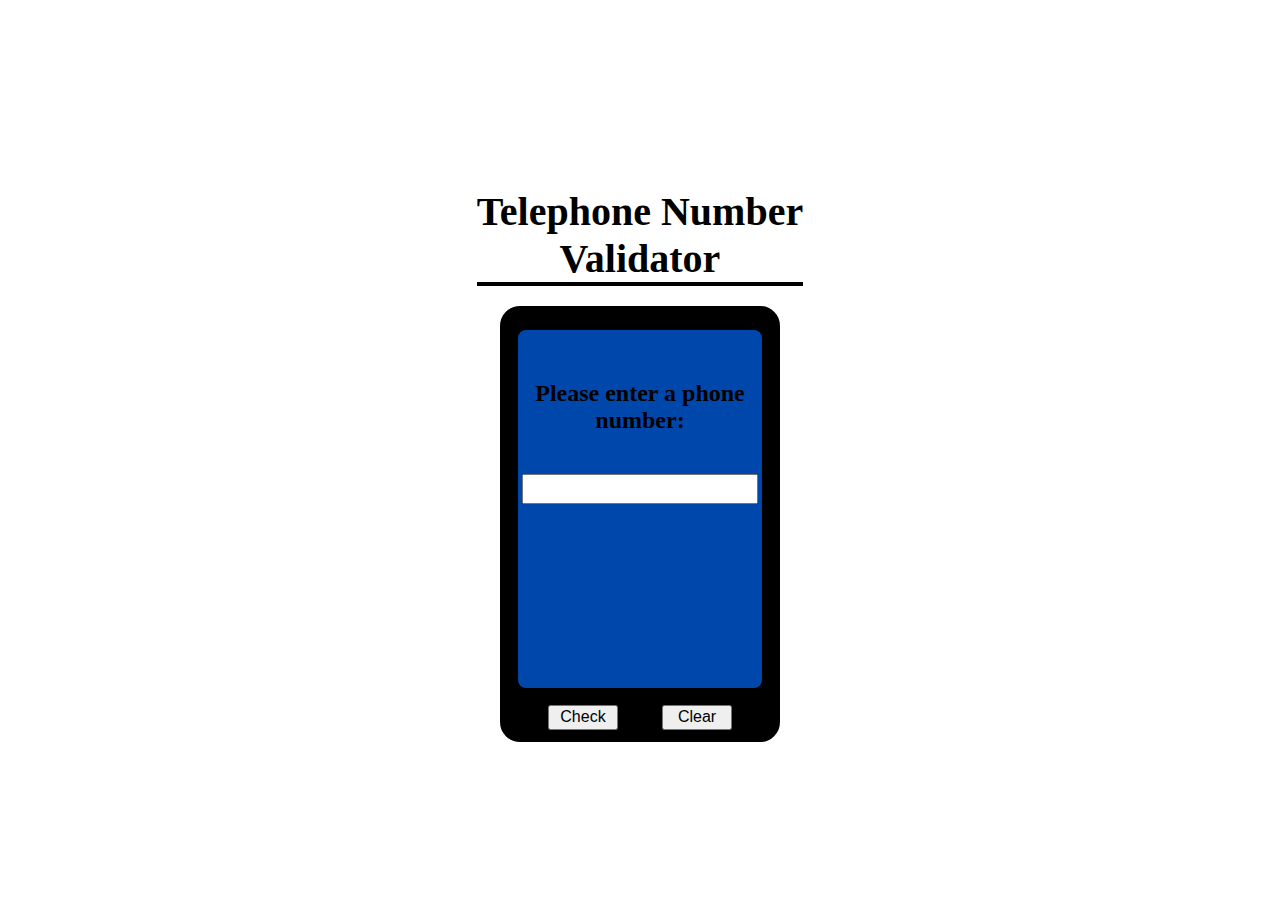
<file: projects/telephone number validator/telephoneNumberValidator.html>
<!DOCTYPE html>
<html lang = "en">
  <head>
    <meta charset="utf-8" />
    <meta name="viewport" content="width=device-width, initial-scale=1.0" />
    <link rel="stylesheet" href="telephoneNumberValidator.css" />
    <title>Telephone Number Validator</title>
  </head>
  <body>
    <main>
      <div class = "title">
        <h1>Telephone Number <span>Validator</span></h1>
      </div>
      <div class = "phone-container">
        <div class = "screen">
          <h2>Please enter a phone number:</h2>
          <input type = "text" id="user-input"</input>
          <div id = "results-div">
      </div>
        </div>
        <div class = "buttons">
          <button type = "button" id = "check-btn">Check</button>
          <button type = "button" id = "clear-btn">Clear</button>
        </div>
      </div>
    </main>
    <script src = "telephoneNumberValidator.js"></script>
  </body>
</html>
</file>
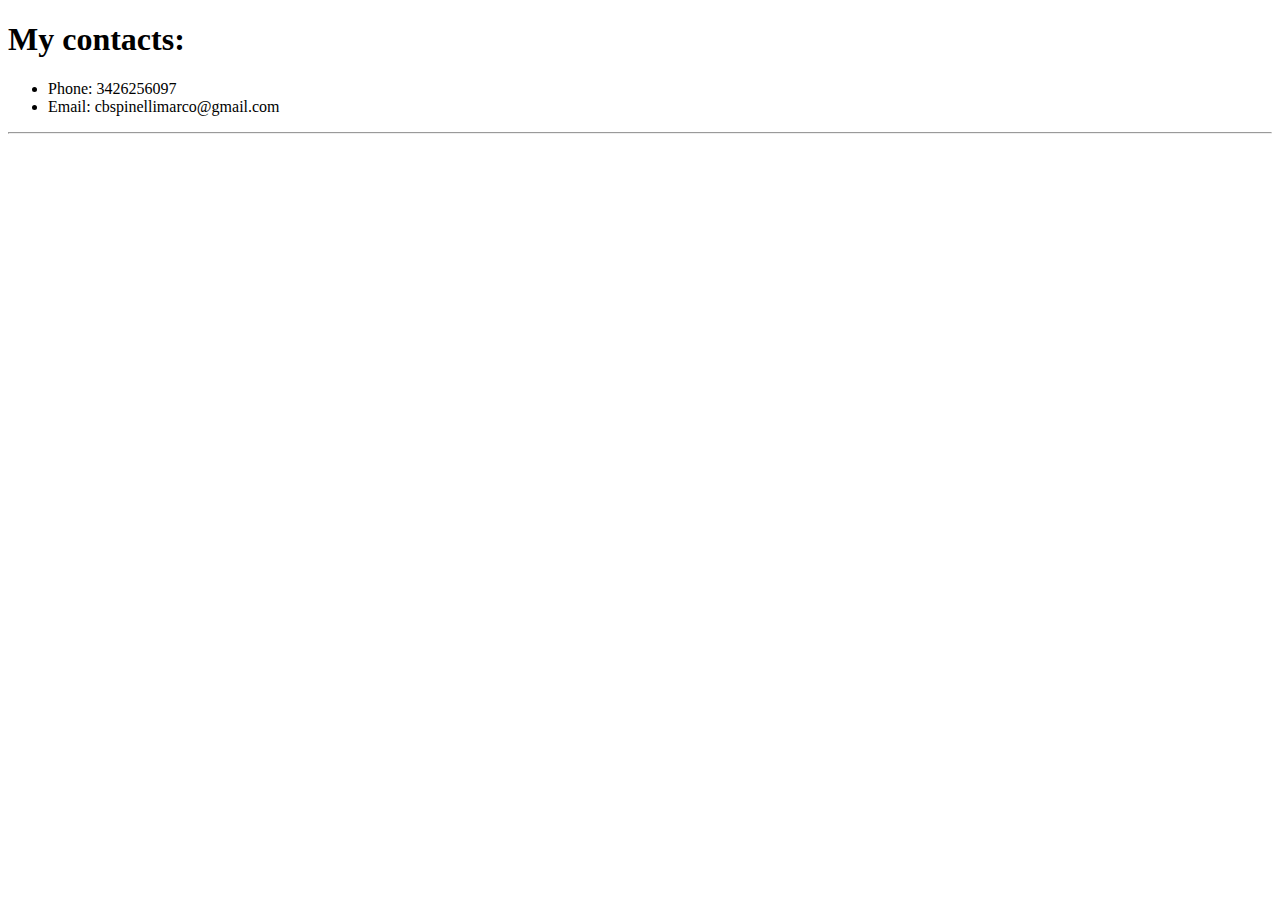
<file: projects/personal page/Online Resume/About.html>
<!DOCTYPE html>
<html>
    <head>
        <meta charset="UTF-8" />
        <meta name="viewport" content="width=device-width, initial-scale=1.0" />
        <title>About Me</title>  
    </head>
    <body>
        <h1>My contacts:</h1>
        <ul>
            <li>Phone: 3426256097</li>
            <li>Email: cbspinellimarco@gmail.com</li>
        </ul>
        <hr />
    </body>
</html>
</file>
<file: css/Media.css>
@media (prefers-reduced-motion: no-preference) 
{
  * 
  {
    scroll-behavior: smooth;
  }
}


@media (max-width: 1300px) 
{

    header 
    {
        min-height: 10vh;
        padding: 5px;
    }

    header nav ul 
    {
        gap: 10px;
    }

    .grid-container 
    {
        grid-template-columns: 1fr;
        gap: 10px;
        padding: 10px;
    }

    .grid-container > div 
    {
        padding: 10px;
    }

    .filtro-progetti > button 
    {
        width: 80%;
        max-width: 300px;
        margin: 10px auto;
    }

    div 
    {
        margin: 10px;
        padding: 10px;
    }
}

@media(max-width: 800px)
{
    header 
    {
        display: flex;
        flex-direction: column;
        justify-content: center;
        align-items: center;
        padding: 5px;
    }

    header nav 
    {
        display: flex;
        flex-direction: column;
        justify-content: center;
        align-items: center;
        gap: 20px;
    }

    header nav ul 
    {
        display: none;
    }

    .grid-container 
    {
        overflow: hidden;
    }

    .filtro-progetti > button 
    {
        width: 90%;
        max-width: none;
        margin: 5px auto;
        padding: 8px 0;
        font-size: 14px;
    }

    .progetti 
    {
        padding: 8px;
    }

    form 
    {
        gap: 10px;
        padding: 8px;
    }

    form input, 
    form textarea 
    {
        padding: 8px 0;
        font-size: 14px;
    }

    form button[type="submit"] 
    {
        width: 80%;
        font-size: 14px;
        padding: 8px;
        margin: 5px auto;
    }

    div 
    {
        margin: 8px;
        padding: 8px;
    }

}


@media (max-width: 320px) 
{

    .grid-container 
    {
        grid-template-columns: 1fr;
        gap: 5px;
        padding: 5px;
    }

    .filtro-progetti > button 
    {
        width: 90%;
        max-width: none;
        margin: 3px auto;
        padding: 5px 0;
        font-size: 12px;
    }

    .progetti 
    {
        padding: 5px;
    }

    form 
    {
        gap: 8px;
        padding: 5px;
    }

    form input,
    form textarea 
    {
        padding: 5px 0;
        font-size: 12px;
    }

    form button[type="submit"] 
    {
        width: 80%;
        font-size: 12px;
        padding: 5px;
        margin: 5px auto;
    }

    div 
    {
        margin: 5px;
        padding: 5px;
    }

    h1 
    {
        font-size: 18px;
        margin: 10px 0;
    }

    h2, h3 
    {
        font-size: 16px;
        margin: 5px 0;
    }

}
</file>
<file: projects/personal page/styles.css>
*
{
    margin: 0px;
    padding: 0px;
}


#top-container
{
    background-color: #F1E3D3;
    padding-top: 46px;
    text-align: center;
    margin: 0px;
    position: relative;
}

h1
{
    font-family: "Libre Baskerville", serif;
    font-weight: 400;
    font-style: italic; 
    color: #690B22;
    font-size: 3rem;
}

h2
{
    font-family: "Libre Baskerville", serif;
    color: #690B22;
    font-size: 2rem;
}

h3
{
    font-family: "Libre Baskerville", serif;
    color: #1B4D3E;
}

p
{
    font-family: "Libre Baskerville", serif;
    color: #690B22;
    font-size: 25px;
    padding-bottom: 20px;
}

#top-container h1, #top-container h2
{
    margin-bottom: 20px;
}

#title-container
{
    display: inline;
}


img
{
    overflow-clip-margin: content-box;
    overflow: clip;
    object-fit: cover;
}

#sun
{
    position: absolute;
    bottom: 350px;
    right: 0px;
    height: 150px;
}

#moon
{
    position: absolute;
    left: 0px;
    bottom:350px;
    height: 100px;
}

#tree
{
    height: 500px;
}

#middle-container
{
    padding-top: 100px;
    padding-bottom: 50px;
    text-align: center;
    margin: 0px;
    background-color: #E07A5F;
}

#image img
{
    border: 2px solid #690B22;
    width: 200px;
    height: 200px;
    border-radius: 50%; 
}

#image img:hover
{
    border: 8px solid #1B4D3E;;
}

#middle-container h2
{
    margin-top: 30px;
    margin-bottom: 50px;
}

#middle-container p
{
    margin-bottom: 20px; 
}


#skills-container
{
    display: grid;
    grid-template-columns: 1fr;
    width: 50%;
    margin-top: 0px;
    margin-right: auto;
    margin-bottom: 40px;
    margin-left: auto;
    text-align: center;
    padding-bottom: 50px;
}

#skills-container a
{
    color:#1B4D3E;
    text-decoration: none;
}

#skills-container a:hover
{
    text-decoration: underline;
}

#skills-container h3
{
    margin-bottom: 10px;
    text-decoration: underline;
    
}


#skills-container p
{
    font-size: 1rem;
    line-height: 25px;
}

span
{
    font-weight: bold;
}

#skills-container hr
{
   border: 2px solid #690B22;
   margin-top: 50px;
}

.btn
{
    border-radius: 8px;
    font-family: "Montserrat", sans-serif;
    background: #F1E3D3;
    color: #1B4D3E;
    font-size: 20px;
    padding-top: 5px;
    padding-right: 10px;
    padding-bottom: 5px;
    padding-left: 10px;
    text-decoration: none;
}

#bottom-container
{
    text-align: center;
    margin: 0px;
    background-color: #690B22;
    padding: 50px 0 20px;
}


#bottom-container a
{
    color: #F1E3D3;
    font-size: 1rem;
    text-decoration: none;
}

#bottom-container a:hover
{
    text-decoration: underline;
}

#bottom-container p
{
    color: #F1E3D3;
    font-size: 1rem;
}

#contact-container
{
    display: flex;
    justify-content: center;
    gap: 20px;
}
</file>
<file: projects/cash register/cashRegister.css>
*,
::before,
::after 
{
  padding: 0;
  margin: 0;
  box-sizing: border-box;
}

html, body 
{
  display: flex;
  flex-direction: column;
  justify-content: center;
  align-items: center;
  overflow-x: hidden;
}

body 
{
  background-color: #D8FBFE;
  min-width: 320px;
  overflow-x: hidden;
}

main 
{
  max-width: 1200px;
  width: 100%;
  margin: auto;
  padding: 10px;
  display: flex;
  flex-direction: column;
  justify-content: center;
  align-items: center;
}

.title, h3
{
  text-align: center;
}


#cash 
{
  display: block; 
  margin: 10px auto;
  background-color: #318CE7;
  border: 2px solid black;
  text-align: center;
  color: white;
}

.purchase-container 
{
  display: flex;
  justify-content: center;
  align-items: center;
  flex-direction: column;
}

.total-container,
.leg1,
.leg2,
.cash-register-body,
.change-screen 
{
  border: 2px solid black;
  background-color: black;
}

.total-container 
{
  margin-top: 30px;
  margin-left: 23.7px;
  height: 30px;
  width: 300px;
  font-size: 20px;
}

.total-screen 
{
  margin-top: 1px;
  height: 25px;
  width: 100%;
  background-color: #318CE7;
  border: 3px solid black;
  text-align: center;
}

span
{
  color: white;
}

.legs-container 
{
  position: relative; 
  height: 60px;
  width: 100%;
}

.leg1,
.leg2 
{
  position: absolute;
  height: 60px;
  width: 40px;
  background-color: black;
}

.leg1 
{
  left: 20%;
  bottom: 0;
}

.leg2 
{
  right: 20%;
  bottom: 0;
}

.cash-register-body 
{
  height: 300px;
  width: 350px;
  border-top-left-radius: 20px;
  border-top-right-radius: 20px;
}

.change-screen 
{
  border-top-left-radius: 10px;
  border-top-right-radius: 10px;
  background-color: #318CE7;
  height: 80%;
  margin: 5px 10px 0;
  text-align: center;
  font-size: 20px;
  color: white;
}

ul 
{
  list-style-type: none;
}

.button 
{
  display: flex;
  justify-content: center;
  align-items: center;
  margin-top: 6px;
}

#purchase-btn 
{
  background-color: #318CE7;
  color: white;
  font-size: 16px;
  padding: 10px 20px;
  border: none;
  border-radius: 5px;
  cursor: pointer;
  transition: background-color 0.3s ease;
}

#purchase-btn:hover 
{
  background-color: #256ab5; 
}

#change-due 
{
  display: block;
  width: 90%;
  max-width: 300px;
  height: auto;
  word-wrap: break-word;
  text-align: center;
  padding: 10px;
  margin: 10px auto;
  font-size: 16px;
}
</file>
<file: projects/palindrome checker/palindromeChecker.css>
*,
::before,
::after {
  padding: 0;
  margin: 0;
  box-sizing: border-box;
}


:root
{
  --color1: #58111A; 
  --color2:  #C6011F;
  --color3: #810909;
  --color4: #6495ED;
}
body
{
  background-color: var(--color4);
}

.logo-container {
  color: var(--color2);
  padding: 20px;
  border-radius: 20px;
  margin: 20px auto;
  width: fit-content;
  text-align: center;
  box-shadow: 0 6px 10px -4px rgba(0, 0, 0, 0.6);  
}

.logo-container
{
  background-color: var(--color1);
}

.logo-container h1 {
  font-size: 36px;
  margin: 0;
}

h1 
{
  text-align: center;
  margin: 20px;
  color: var(--color2);
}

@keyframes color-change {
  0% {
    color: red;
  }
  25% {
    color: orange;
  }
  50% {
    color: yellow;
  }
  75% {
    color: green;
  }
  100% {
    color: blue;
  }
}

h1 .palindrome, h2 .palindrome, #result span 
{
  display: inline-block;
  animation: color-change 2s ease-in-out infinite;; 
}

.input-container
{
  background-color: var(--color3);
  padding: 20px;
  border-radius: 20px;
  margin: 20px auto;
  width: fit-content;
  height: auto;
  text-align: center;
  box-shadow: 0 6px 10px -4px rgba(0, 0, 0, 0.6);
}

h2 .letter
{
  font-size: 30px;
}

h1 .letter
{
  font-size: 40px;
}

.input-container h2
{
  color: var(--color2);
  margin: 10px;
  margin-bottom: 20px;
}

.input-container #text-input
{
  background-color: var(--color3);
  padding: 5px;
  border: 2px solid  transparent;
  border-bottom: 2px solid black;
  width: fit-content;
  text-align: center;
}

#check-btn {
  background-color: var(--color3);
  color: var(--color2);
  width: 20%;
  padding: 10px 30px;
  border-radius: 10px;
  border: none;
  cursor: pointer;
  width: fit-content;
  font-size: 20px;
  box-shadow: 0 6px 10px -4px rgba(0, 0, 0, 0.6);
}

.button-container, .explanation
{
  height: auto;
  text-align: center;
}

#check-btn:hover, #explanation-btn:hover {
  color: black;
}

#explanation
{
  
  background-color: var(--color3);
  padding: 20px;
  border-radius: 20px;
  margin: 20px auto;
  width: fit-content;
  height: auto;
  text-align: center;
  box-shadow: 0 6px 10px -4px rgba(0, 0, 0, 0.6);
}

#explanation-btn {
  background-color: var(--color3);
  color: var(--color2);
  border: 2px  solid transparent;
  cursor: pointer;
  font-size: 20px;
}

@media (max-width: 480px) {
  .logo-container h1 {
    font-size: 28px;
  }

  h1 {
    font-size: 22px;
    margin: 10px;
  }

  h1 .letter {
    font-size: 30px;
  }

  .input-container h2 {
    font-size: 18px;
    margin: 5px;
  }

  .input-container #text-input {
    font-size: 16px;
  }

  #check-btn, #explanation-btn {
    font-size: 16px;
    padding: 8px 20px;
  }
}
 
@media (max-width: 768px) {
  .logo-container h1 {
    font-size: 32px;
  }

  h1 {
    font-size: 28px;
    margin: 15px;
  }

  h1 .letter {
    font-size: 36px;
  }

  .input-container h2 {
    font-size: 20px;
  }

  .input-container #text-input {
    font-size: 18px;
  }

  #check-btn, #explanation-btn {
    font-size: 18px;
    padding: 10px 25px;
  }
}
 
@media (max-width: 1024px) {
  .logo-container h1 {
    font-size: 34px;
  }

  h1 {
    font-size: 30px;
    margin: 20px;
  }

  .input-container h2 {
    font-size: 22px;
  }


  #check-btn, #explanation-btn {
    font-size: 18px;
    padding: 12px 30px;
  }
}
 
@media (min-width: 1025px) {

  #check-btn, #explanation-btn {
    font-size: 20px;
    padding: 15px 40px;
  }
}
</file>
<file: projects/roman numeral converter/romanNumeralConverter.css>
:root
{
  --color1: #e1e1f1;
  --color2: rgba(119, 119, 119, 0.2);
  --color3: #fae3e3;
  --color4: #fbf8b3;
  --color5: #f5d38a;

}

*,
::before,
::after 
{
  padding: 0;
  margin: 0;
  box-sizing: border-box;
}

main
{
  margin: 50px;
  
}

body 
{
  background-color: var(--color1);
}

html, body 
{
  height: 100%;
  width: 100%;
}

.title
{
  text-align: center;
  border-bottom: 2px solid black;
  margin: 10px auto;
  width: fit-content;
  height: auto;
  font-style: italic;
}

.converter-container
{
  text-align: center;
  border: 2px solid black;
  margin: 50px auto;
  width: 40%;
  height: auto;
  border-radius: 10px;
  background-color: var(--color2)

}

.converter-container h2
{
  margin: 10px;
  font-size: 30px
}

#number 
{
  display: block;   
  margin: 20px auto;
  width: 70%;
  padding: 5px;
}

#convert-btn
{
  margin: 10px auto;
  font-size: 20px;
  width: 40%;
}

.output-container
{
  text-align: center;
  font-size: 30px;
  margin: 0 auto;
  width: fit-content;
}

.output-container.error 
{
  background-color: #fae3e3;
  border: 2px solid red;
  color: red;
}

.output-container.warning 
{
  background-color: #fbf8b3; 
  border: 2px solid #f5d38a; 
}

@media (max-width: 480px) 
{
  body 
  {
    font-size: 14px; 
  }

  .title h1 
  {
    font-size: 20px; 
  }

  .converter-container 
  {
    width: 90%;
    padding: 10px;
    margin: 20px auto; 
  }

  .converter-container h2
  {
    font-size: 20px;
  }

  #number 
  {
    width: 100%; 
  }

  #convert-btn 
  {
    width: 80%;
    font-size: 16px;
  }

  .output-container 
  {
    font-size: 20px; 
  }
}

@media (min-width: 481px) and (max-width: 768px) 
{
  .converter-container 
  {
    width: 80%;
    padding: 20px;
  }

  #convert-btn 
  {
    width: 50%;
    font-size: 18px;
  }

  .output-container 
  {
    font-size: 24px;
  }
}

@media (min-width: 769px) and (max-width: 1200px) 
{
  .converter-container 
  {
    padding: 30px 50px;
  }

  #convert-btn 
  {
    width: 40%;
    font-size: 20px;
  }

  .output-container 
  {
    font-size: 30px; 
  }
}

@media (min-width: 1201px) 
{
  .converter-container 
  {
    padding: 40px 60px;
  }

  .output-container 
  {
    font-size: 32px;
  }
}
</file>
<file: projects/survey form/surveyForm.css>
.background-color
{
  background-color:#1b1b32;
}

body
{
  background-image: url(https://wallpapers.com/images/high/non-copyrighted-starry-night-sky-ufytceux06a9lsx7.webp) ;
  font-family: tahoma;
  background-repeat: no-repeat;
  background-size: cover;
  color: #99aaff
}

h1
{
  font-size:40px

}

h1,p
{
  text-align: center;
}

.area1
{
  display: block;
  text-align:center;
  font-size:30px;
}

div
{
  background-color:#1b1b32aa;
  width: 90%;
  margin-left:auto;
  margin-right:auto;
  margin-top: 60px;
  margin-bottom: 60;
  height: auto;
  max-width: 900px;
    
}

.name-email-age
{
  display: block;
  background-color: #0a0a23;
  border: 1px solid #0a0a23;
  color: #ffffff;
  min-height: 30; 
  text-align: center;
  margin: 0 auto;
  width: 70%;
  outline: none;
}

select
{
  display: block;
  background-color: #0a0a23;
  border: 1px solid #0a0a23;
  color: #777777;
  min-height: 30; 
  text-align: center;
  margin: 0 auto;
  width: 70%;
  outline: none;
}

fieldset 
{
  border: none;
  padding-bottom: 25px;
  border-bottom: 5px solid #0a0a23;
  margin-left: 70;
  margin-right: 70;
}

input[type="radio"]
{
  display: inline;
  margin-left: 106px;
}

ul {
  list-style: none;
  margin-left: 65px;
}

textarea
{
  background-color: #0a0a23;
  border: none;
  color: white;
  outline: none;
  margin: 10px 0 0 0;
  width: 100%;
  min-height: 100;
}

input[type="submit"] {
  display: block;
  width: 60%;
  margin: 1em auto;
  height: 2em;
  font-size: 1.1rem;
  background-color:#0a0a23;
  color: white;
  border-color: white;
  min-width: 300px;
}

fieldset:last-of-type
{
  border: none;
}
</file>
<file: projects/technical documentation page/technicalDocumentationPage.css>
@media (prefers-reduced-motion: no-preference) 
{
  * {
    scroll-behavior: smooth;
  }
}

html, body {
	height: 100%; 
	margin: 0;
	padding: 0; 
}

.container
{
  display: flex;
	flex-direction: row;
}

.navbar {
  border-bottom: 1px solid #555;
	border-right: 3px solid #555;
  padding: 0;
  background-color: #f1f1f1;
  height: 100%;
  width: 300px;
  position: fixed; 
  overflow-y: auto;
  top: 0;
  left: 0;
  
}

.navbar header
{
  border-bottom: 1px solid #555;
  text-align: center;
}
.navbar ul
{
  list-style-type: none;
  margin: 0;
  padding: 0;
}

li .nav-link{
  display: block;
  color: #000;
  padding: 8px 0px;
  text-decoration: none;
}

li .nav-link:hover{
  background-color: #555;
  color: white;
}

.navbar li {
  text-align: center;
  border-bottom: 1px solid #555; 
}

.navbar li:last-child {
  border-bottom: none;
}

main
{
  flex: 1; 
	overflow-y: auto;
  margin-left: 310px;
}

p
{
  margin-left: 15px;
}

.code
{
  background-color: #ADD8E655;
  margin-right: 25px;
  margin-left: 12px;
  border-radius: 10px;
}

.code p
{
  margin-left: 5px;
  margin-top: 0;
	margin-bottom: 0;
}

.variable
{
  color: #1F51FF;
}

@media (max-width: 768px) 
{
	.container 
  {
		flex-direction: column; 
	}

	.navbar 
  {
		width: 100%; 
		height: auto; 
    position: relative;
	}

	main 
  {
		margin-left: 0;
	}
}
</file>
<file: projects/telephone number validator/telephoneNumberValidator.css>
*,
::before,
::after 
{
  padding: 0;
  margin: 0;
  box-sizing: border-box;
}

html, body 
{
  height: 100%;
  width: 100%;
  background-color: var(--color1);
  display: flex;
  flex-direction: column;
  justify-content: center;
  align-items: center;
  overflow-x: hidden;
  min-width: 400px;
}

main 
{
  width: 100%;
  max-width: 480px; 
  min-width: 400px;
  margin: auto; 
  display: flex;
  flex-direction: column;
  justify-content: center;
  align-items: center;
}

.title 
{
  text-align: center;
  font-size: 20px;
  border-bottom: 4px solid black;
}

span 
{
  display: block;
}

.phone-container 
{
  width: 100%;
  max-width: 320px; 
  aspect-ratio: 9 / 14;
  border: 2px solid black;
  border-radius: 20px;
  display: flex;
  flex-direction: column;
  align-items: center;
  margin: 20px auto;
  background-color: black;
}

.screen 
{
  width: 90%;
  height: 90%;
  border: 2px solid black;
  border-radius: 10px;
  text-align: center;
  margin-top: 20px;
  margin-bottom: 10px;
  background-color: #0047AB;
}

h2 
{
  margin-top: 50px;
}

#user-input 
{
  font-size: 20px;
  margin-top: 40px;
  height: 35px;
  text-align: center; 
}

.buttons #check-btn, 
.buttons #clear-btn 
{
  margin-top: 5px;
  margin-left: 30px;
  margin-right: 30px;
  margin-bottom: 10px;
  width: 80px;
  height: 30px;
  font-size: 20px;
}

#results-div 
{
  margin-top: 80px;
  font-size: 20px;
}

@media (max-width: 1500px) 
{
  .title
  {
    margin-top: 50px;
  }
  .phone-container 
  {
    max-width: 280px;
  }

  #user-input 
  {
    font-size: 18px;
    height: 30px;
  }

  .buttons #check-btn, 
  .buttons #clear-btn 
  {
    margin-left: 20px;
    margin-right: 20px;
    width: 70px;
    height: 25px;
    font-size: 16px;
  }
}


@media (max-width: 480px) 
{
  .phone-container 
  {
    max-width: 240px;
  }

  #user-input 
  {
    font-size: 16px;
    height: 25px;
  }

  .buttons #check-btn, 
  .buttons #clear-btn 
  {
    margin-left: 10px;
    margin-right: 10px;
    width: 60px;
    height: 20px;
    font-size: 14px;
  }
}
</file>
